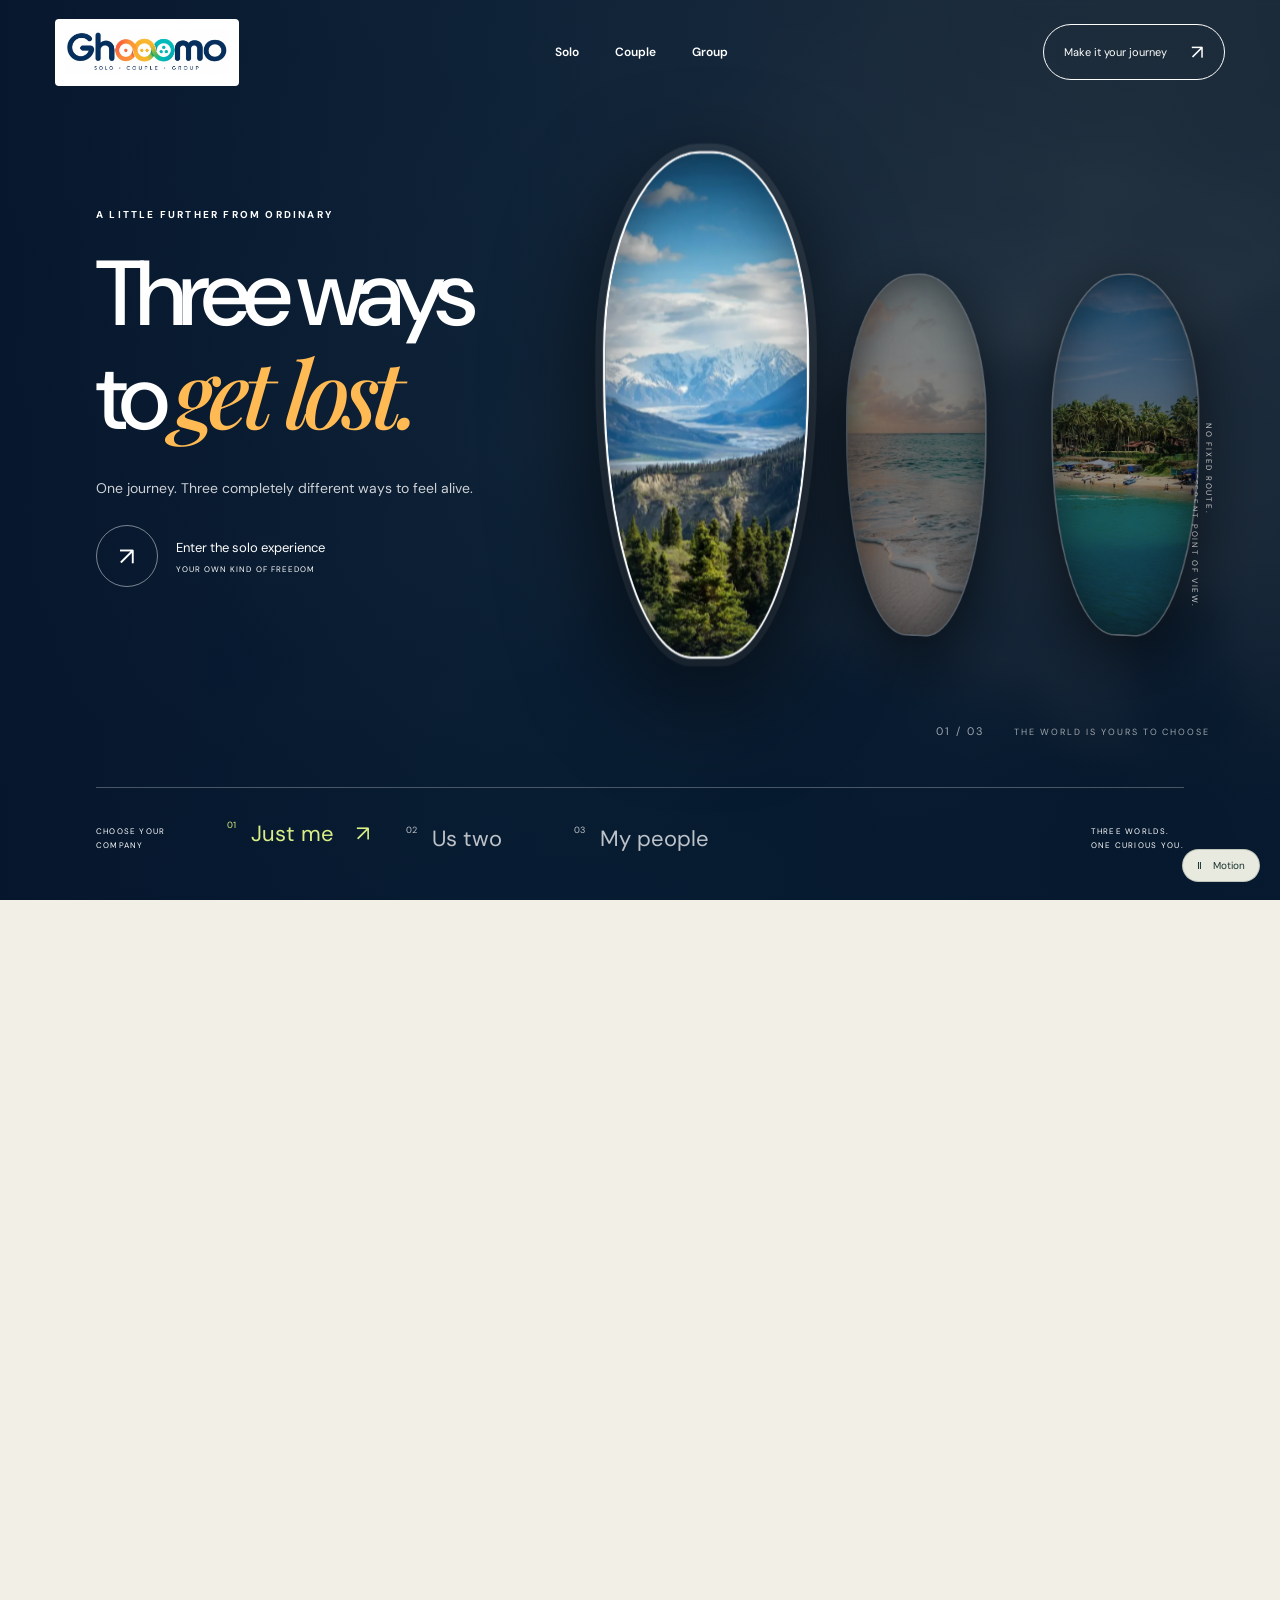
<file: index.html>
<!doctype html><html lang="en"><head><meta charset="UTF-8"><meta name="viewport" content="width=device-width, initial-scale=1"><meta name="theme-color" content="#eee9df"><title>Ghooomo — Feel Somewhere</title><meta name="description" content="Choose your own travel world. Solo exploration, escapes for two and adventures with your favourite people."><link rel="icon" href="/assets/ghooomo-original-logo.png"><link rel="preload" href="/assets/scenes/forest.webp" as="image"><link rel="stylesheet" href="/style.css?v=2"><script defer src="/script.js?v=2"></script></head><body data-world="home"><a class="skip" href="#main">Skip to content</a><header class="header"><a class="brand" href="/" aria-label="Ghooomo home"><img src="/assets/ghooomo-original-logo.png" alt="Ghooomo — Solo Couple Group" width="200" height="85"></a><nav aria-label="Main navigation"><a href="/solo/" data-nav="solo">Solo</a><a href="/couple/" data-nav="couple">Couple</a><a href="/group/" data-nav="group">Group</a></nav><button class="plan-button" data-plan>Make it your journey <span>↗</span></button><button class="menu-button" aria-label="Open navigation" aria-expanded="false">☰</button></header><main id="main"><section class="home-stage" data-active-world="solo" aria-label="Choose your travel experience"><div class="home-backdrop"><img src="/assets/scenes/forest.webp" alt="Sunlight falling across a vast green mountain valley" fetchpriority="high"></div><div class="home-shade"></div><div class="portal-theatre" aria-hidden="true"><div class="portal portal-solo"><img src="/assets/scenes/mountain.webp" alt=""></div><div class="portal portal-couple"><img src="/assets/scenes/beach.webp" alt=""></div><div class="portal portal-group"><img src="/assets/scenes/coast.webp" alt=""></div><div class="portal-caption">01 / 03 <span>THE WORLD IS YOURS TO CHOOSE</span></div></div><div class="home-copy"><span class="eyebrow">A LITTLE FURTHER FROM ORDINARY</span><h1>Three ways<br>to <em>get lost.</em></h1><p>One journey. Three completely different ways to feel alive.</p><a class="experience-link" id="enter-world" href="/solo/"><span class="circle-arrow">↗</span><span>Enter the solo experience<small>YOUR OWN KIND OF FREEDOM</small></span></a></div><div class="scene-coordinate" aria-hidden="true">NO FIXED ROUTE.<br>JUST A DIFFERENT POINT OF VIEW.</div><div class="world-selector"><span class="selector-label">CHOOSE YOUR COMPANY</span><div role="tablist" aria-label="Preview a travel world"><button role="tab" aria-selected="true" data-scene="solo"><small>01</small> Just me <span>↗</span></button><button role="tab" aria-selected="false" data-scene="couple"><small>02</small> Us two <span>↗</span></button><button role="tab" aria-selected="false" data-scene="group"><small>03</small> My people <span>↗</span></button></div><span class="stage-note">THREE WORLDS.<br>ONE CURIOUS YOU.</span></div></section><section class="home-note reveal"><span class="eyebrow">GHO O O MO / A WAY OF FEELING</span><h2>Some journeys change the view.<br><em>The good ones change you.</em></h2><p>A winding road. An unhurried morning. A table with room for everyone. Choose a world above and find the journey that feels like you.</p><button class="text-button" data-plan>Let's imagine your next chapter ↗</button></section></main><footer><a href="/" class="footer-brand"><img src="/assets/ghooomo-original-logo.png" alt="Ghooomo" width="240" height="100"></a><p>Go for the place.<br><em>Come back with a story.</em></p><div><a href="/solo/">Solo journeys ↗</a><a href="/couple/">Couple escapes ↗</a><a href="/group/">Group adventures ↗</a></div><small>© Ghooomo · Travel experience preview</small><small>Trip ideas are illustrative. Dates, availability and prices require confirmation.</small></footer><button class="motion-button" aria-pressed="false" aria-label="Pause visual motion"><span>Ⅱ</span> Motion</button><dialog id="planner" aria-labelledby="planner-title"><button class="close-dialog" aria-label="Close journey planner">×</button><div class="planner-heading"><span class="eyebrow">START WITH A LITTLE DAYDREAM</span><h2 id="planner-title">Your next<br><em>somewhere.</em></h2><p>Build a travel brief to keep or share with your travel organiser. No booking or enquiry is sent.</p></div><form id="brief-form"><label>YOUR WAY TO GO<select name="style"><option value="solo">Solo</option><option value="couple">Couple</option><option value="group">Group</option></select></label><label>WHERE ARE YOU DREAMING OF?<input name="destination" required maxlength="100" placeholder="A place, a country, a feeling…"></label><div class="form-row"><label>PREFERRED MONTH<input name="month" type="month" required></label><label>TRAVELLERS<input name="travellers" type="number" min="1" max="100" required value="1"></label></div><label>YOUR TRAVEL NOTES<textarea name="notes" rows="3" maxlength="1000" placeholder="Slow mornings, mountain trails, a special occasion…"></textarea></label><button class="solid-button" type="submit">Create my travel brief <span>↗</span></button><p class="privacy-note">Stays in this browser tab. No contact details needed.</p></form><div id="brief-result" hidden aria-live="polite"><h3>Your journey, on paper.</h3><pre id="brief-text"></pre><button class="solid-button" id="download-brief">Download brief ↓</button><button class="text-button" id="edit-brief">Edit my choices</button></div></dialog><div class="page-curtain" aria-hidden="true"></div></body></html>
</file>
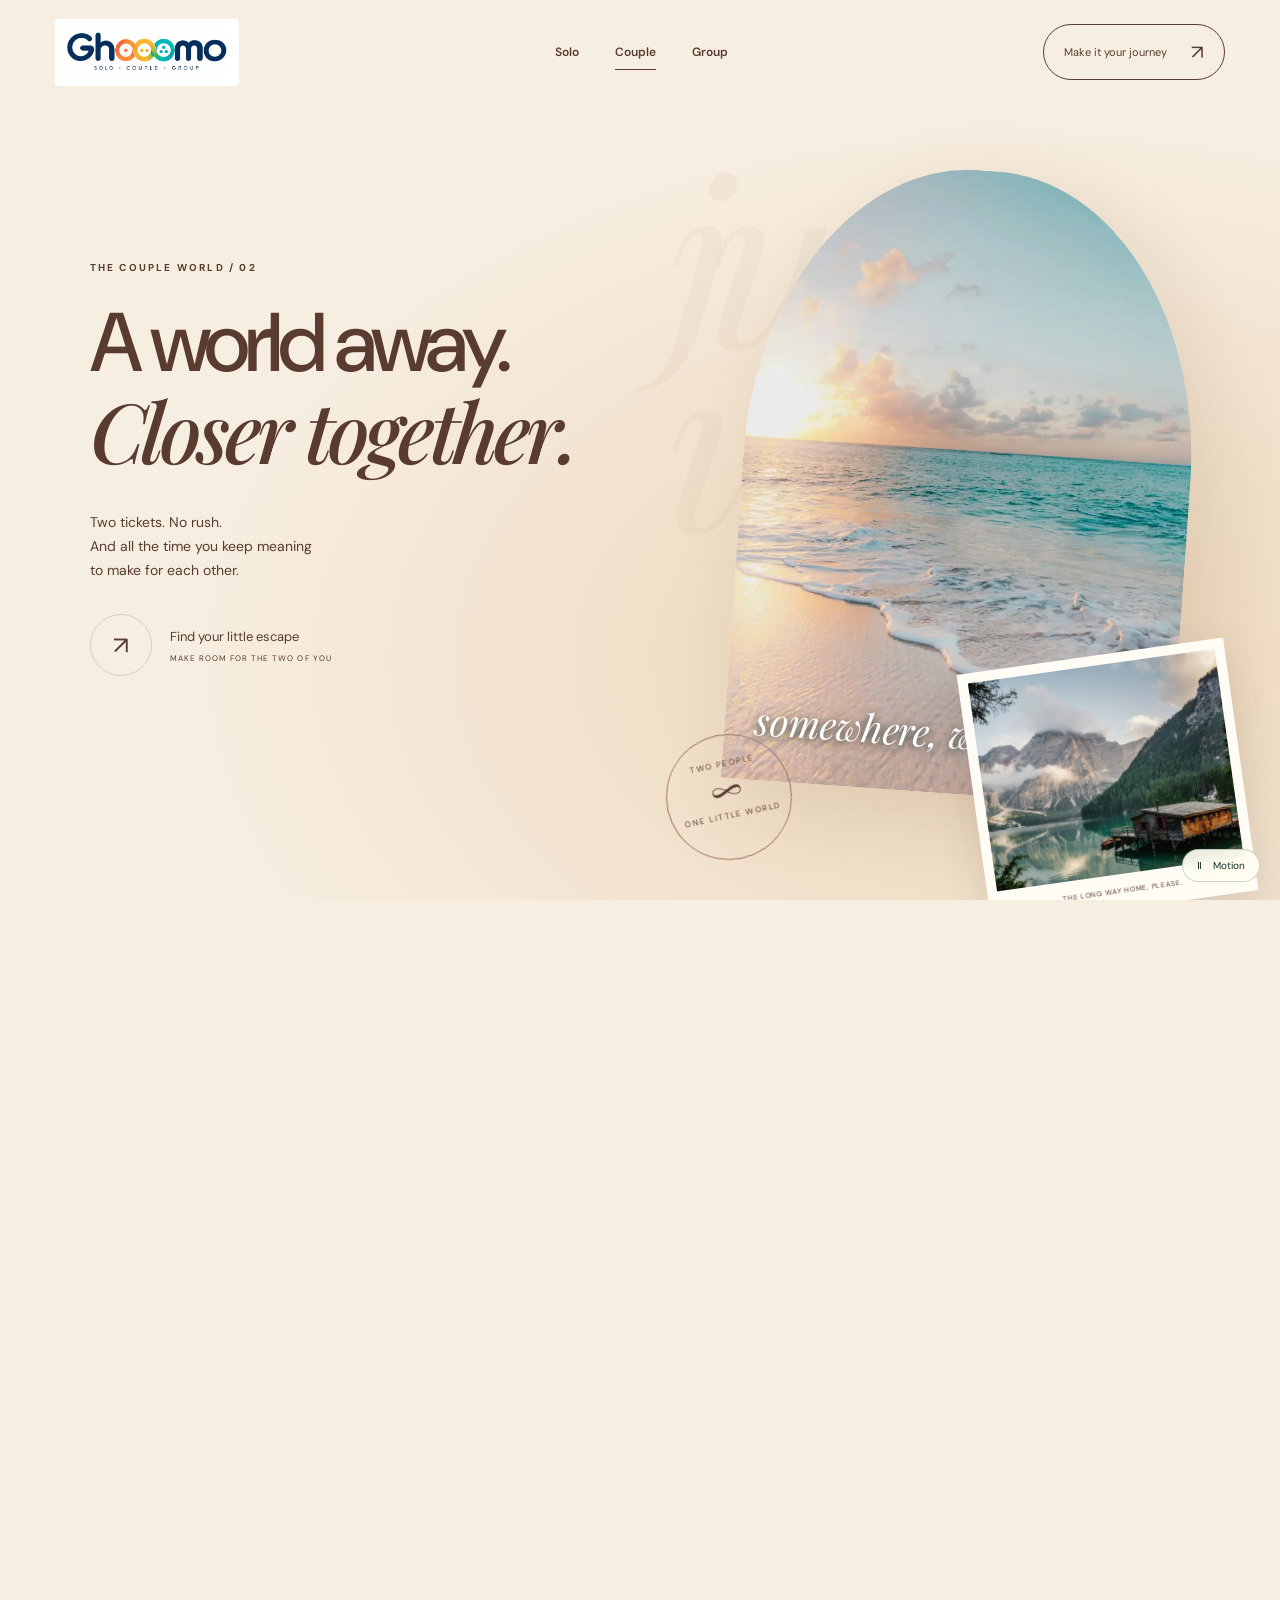
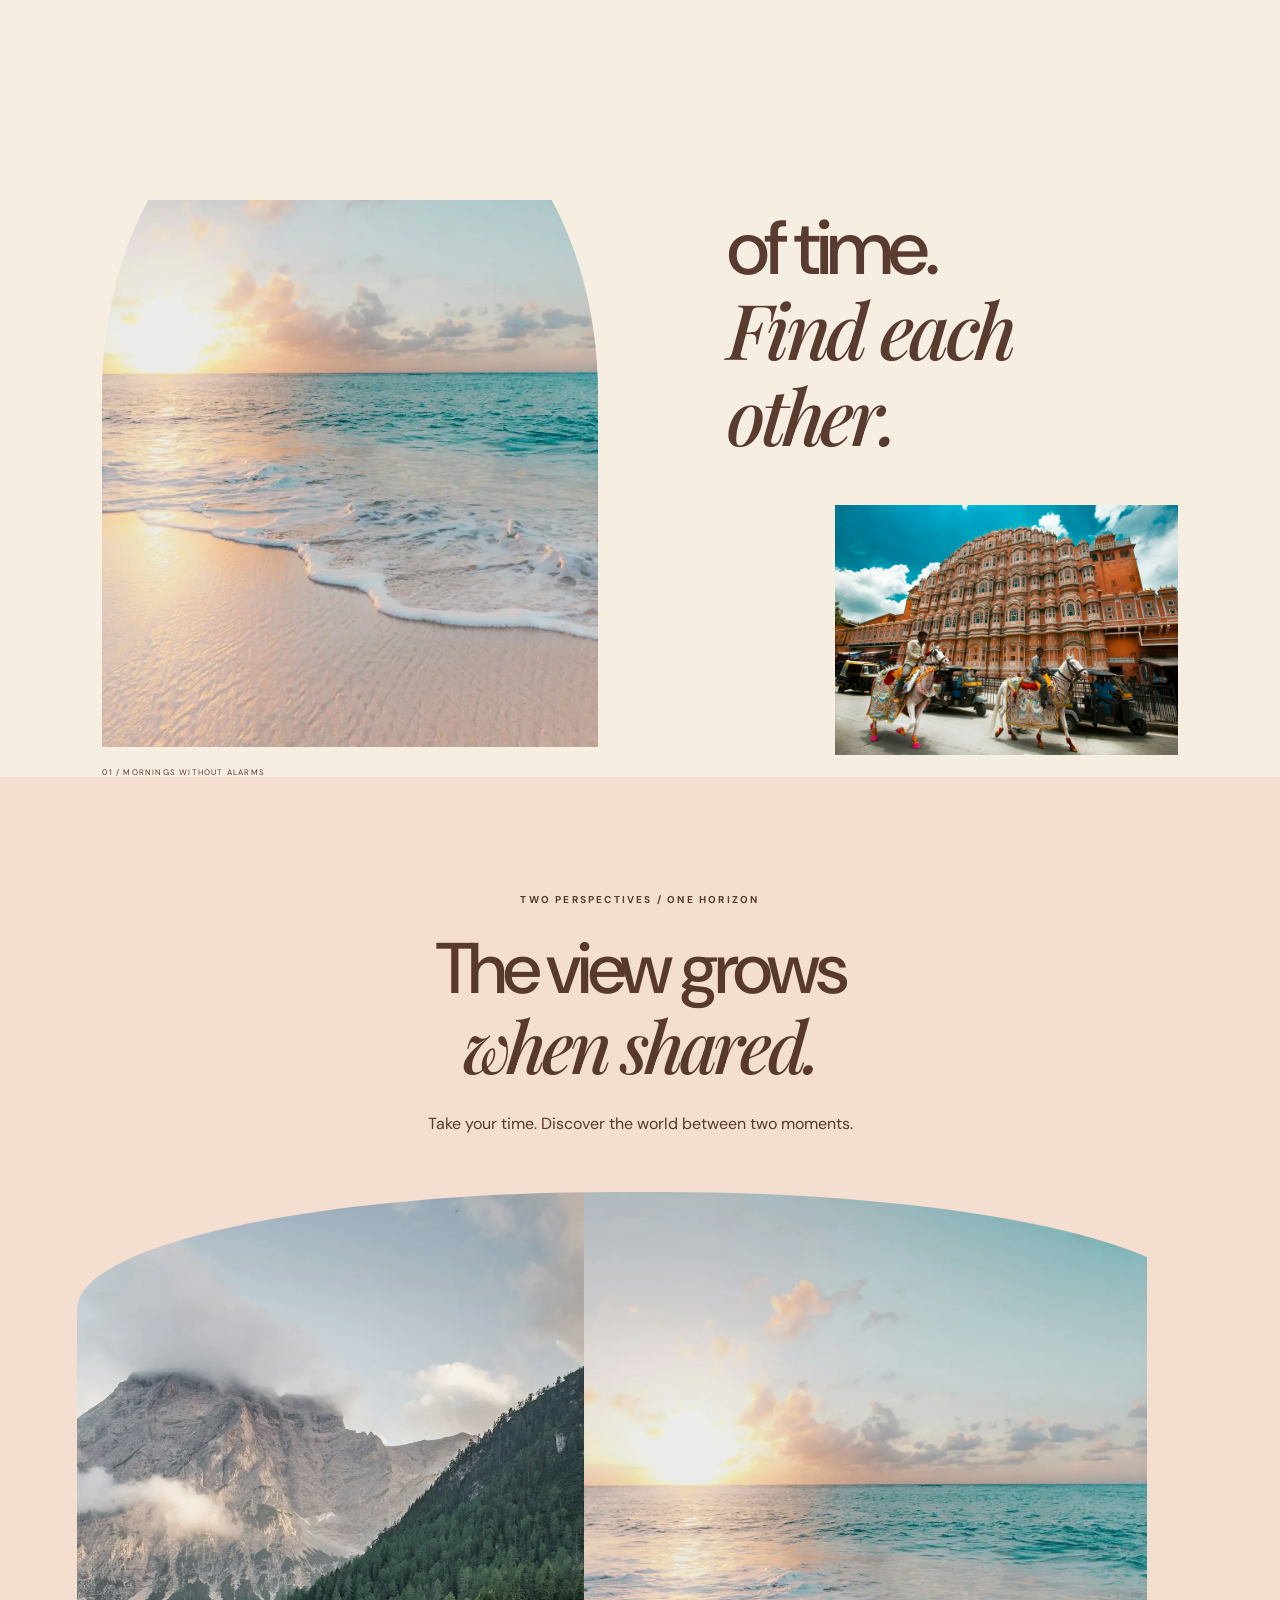
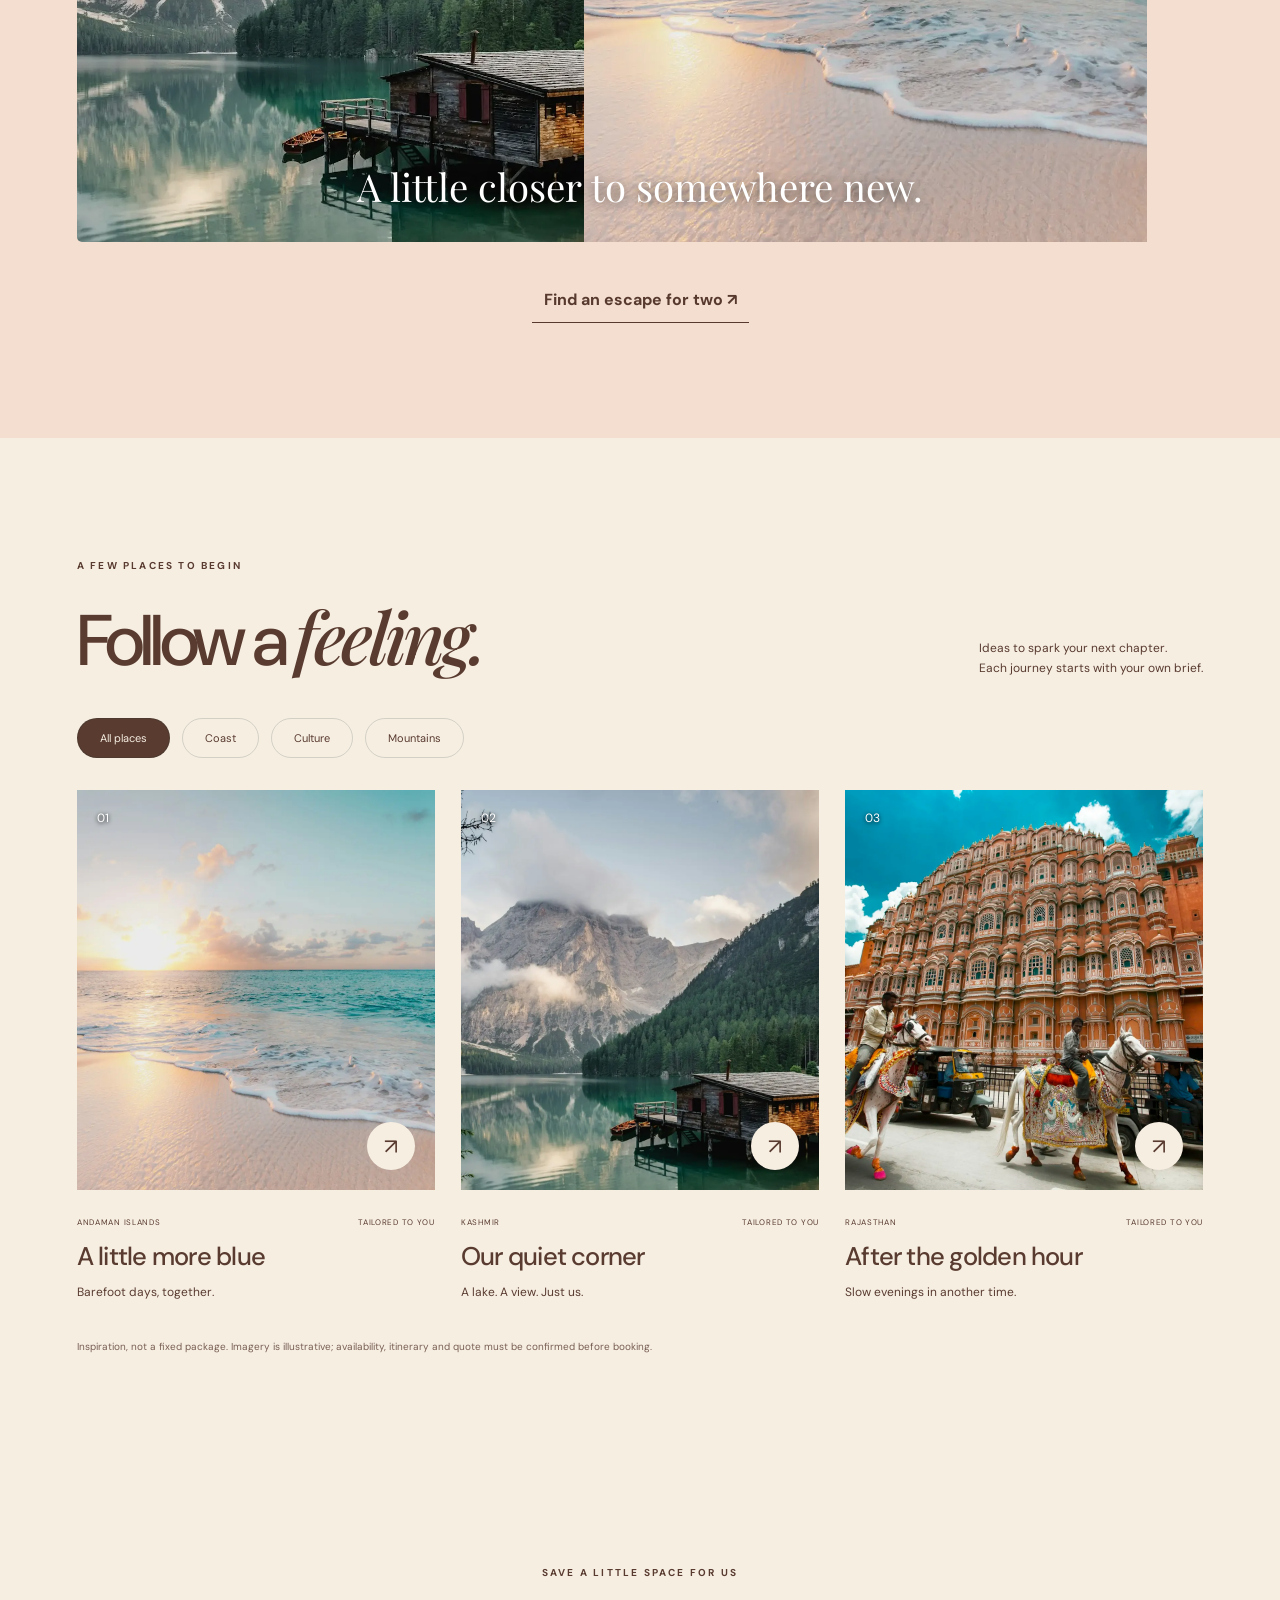
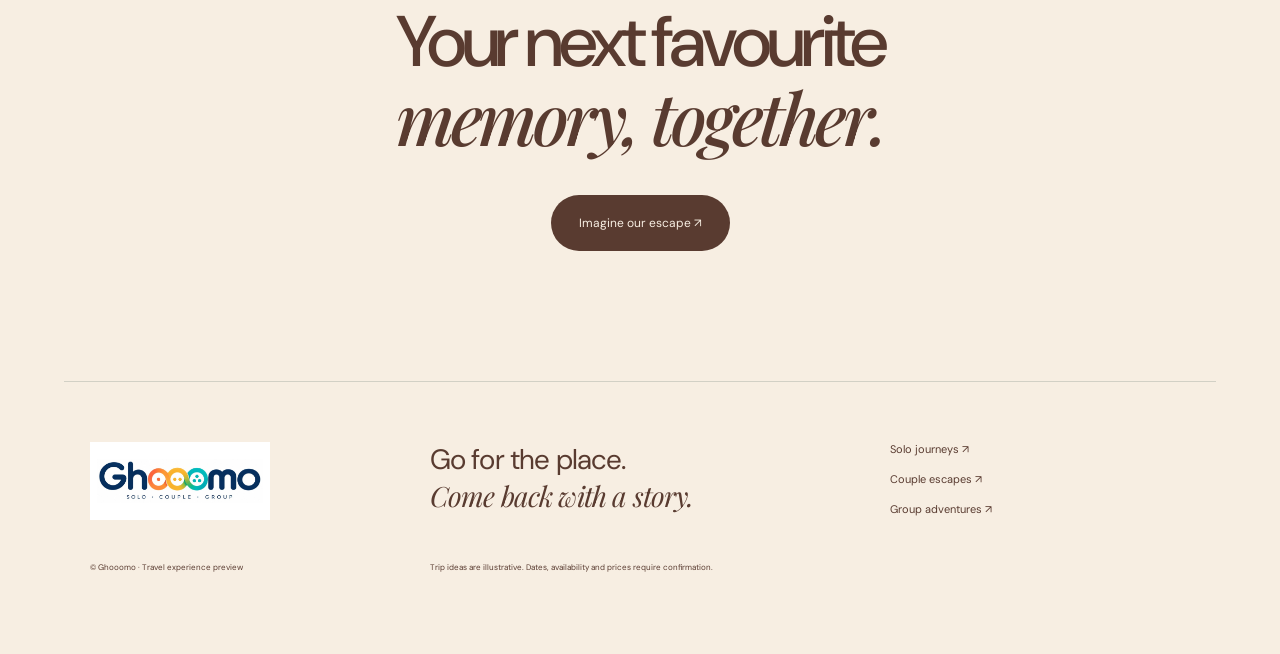
<file: couple/index.html>
<!doctype html><html lang="en"><head><meta charset="UTF-8"><meta name="viewport" content="width=device-width, initial-scale=1"><meta name="theme-color" content="#eee9df"><title>Couple — Somewhere, with you | Ghooomo</title><meta name="description" content="Enter a world for two. Slow coastal escapes, quiet mountain corners and time together."><link rel="icon" href="/assets/ghooomo-original-logo.png"><link rel="preload" href="/assets/scenes/beach.webp" as="image"><link rel="stylesheet" href="/style.css?v=2"><script defer src="/script.js?v=2"></script></head><body data-world="couple"><a class="skip" href="#main">Skip to content</a><header class="header"><a class="brand" href="/" aria-label="Ghooomo home"><img src="/assets/ghooomo-original-logo.png" alt="Ghooomo — Solo Couple Group" width="200" height="85"></a><nav aria-label="Main navigation"><a href="/solo/" data-nav="solo">Solo</a><a href="/couple/" data-nav="couple">Couple</a><a href="/group/" data-nav="group">Group</a></nav><button class="plan-button" data-plan>Make it your journey <span>↗</span></button><button class="menu-button" aria-label="Open navigation" aria-expanded="false">☰</button></header><main id="main"><section class="couple-hero"><div class="couple-paper" aria-hidden="true">just<br><em>us.</em></div><div class="couple-copy"><span class="eyebrow">THE COUPLE WORLD / 02</span><h1>A world away.<br><em>Closer together.</em></h1><p>Two tickets. No rush.<br>And all the time you keep meaning<br>to make for each other.</p><a class="experience-link ink" href="#discover"><span class="circle-arrow">↗</span><span>Find your little escape<small>MAKE ROOM FOR THE TWO OF YOU</small></span></a></div><div class="couple-arch"><img src="/assets/scenes/beach.webp" alt="Turquoise water meeting a quiet white sand beach" fetchpriority="high"><span>somewhere, with you.</span></div><div class="couple-inset"><img src="/assets/scenes/lake.webp" alt="Still lake and a secluded mountain cabin" loading="eager"><small>THE LONG WAY HOME, PLEASE.</small></div><div class="couple-stamp" aria-hidden="true">TWO PEOPLE<br><b>∞</b><br>ONE LITTLE WORLD</div><div class="couple-bottom"><span>HOLD ON TO THE MOMENT</span><span>TAKE IT SLOW ↓</span></div></section><section class="couple-letter reveal"><span class="eyebrow">A NOTE FOR THE TWO OF YOU</span><h2>Between the places you go,<br>there's a little space<br><em>that's only yours.</em></h2><p>Not every escape needs an occasion. Sometimes it's a shared sunrise, a long lunch, or a new city with nowhere particular to be.</p><span class="handwritten">Let's stay a little longer.</span></section><section class="couple-diptych reveal"><figure><img src="/assets/scenes/beach.webp" alt="Waves washing onto a quiet beach" loading="lazy"><figcaption>01 / MORNINGS WITHOUT ALARMS</figcaption></figure><div><span class="eyebrow">THE ART OF DOING LESS</span><h2>Lose track<br>of time.<br><em>Find each other.</em></h2><img src="/assets/scenes/desert.webp" alt="Warm architecture in Rajasthan" loading="lazy"></div></section><section class="world-sequence couple-sequence" aria-label="Shared panorama"><div class="sequence-intro"><span class="eyebrow">TWO PERSPECTIVES / ONE HORIZON</span><h2>The view grows<br><em>when shared.</em></h2><p>Take your time. Discover the world between two moments.</p></div><div class="shared-panorama"><div class="shared-half"><img src="/assets/scenes/lake.webp" alt="Quiet mountain lake" loading="lazy"></div><div class="shared-half"><img src="/assets/scenes/beach.webp" alt="Open turquoise coastline" loading="lazy"></div><div class="shared-caption">A little closer to somewhere new.</div></div><a class="sequence-action" href="#discover">Find an escape for two ↗</a></section><section class="journeys" id="discover"><div class="journey-heading reveal"><div><span class="eyebrow">A FEW PLACES TO BEGIN</span><h2>Follow a <em>feeling.</em></h2></div><p>Ideas to spark your next chapter.<br>Each journey starts with your own brief.</p></div><div class="journey-filters" role="group" aria-label="Filter journey ideas"><button class="active" data-filter="all" aria-pressed="true">All places</button><button data-filter="coast" aria-pressed="false">Coast</button><button data-filter="culture" aria-pressed="false">Culture</button><button data-filter="mountains" aria-pressed="false">Mountains</button></div><div class="journey-rail"><article class="journey" data-category="coast"><button class="journey-image" data-plan data-destination="Andaman Islands" aria-label="Plan a journey to Andaman Islands"><img loading="lazy" src="/assets/scenes/beach.webp" alt="Andaman Islands travel inspiration"><span class="image-number">01</span><span class="image-arrow">↗</span></button><div class="journey-meta"><span>ANDAMAN ISLANDS</span><span>TAILORED TO YOU</span></div><h3>A little more blue</h3><p>Barefoot days, together.</p></article><article class="journey" data-category="mountains"><button class="journey-image" data-plan data-destination="Kashmir" aria-label="Plan a journey to Kashmir"><img loading="lazy" src="/assets/scenes/lake.webp" alt="Kashmir travel inspiration"><span class="image-number">02</span><span class="image-arrow">↗</span></button><div class="journey-meta"><span>KASHMIR</span><span>TAILORED TO YOU</span></div><h3>Our quiet corner</h3><p>A lake. A view. Just us.</p></article><article class="journey" data-category="culture"><button class="journey-image" data-plan data-destination="Rajasthan" aria-label="Plan a journey to Rajasthan"><img loading="lazy" src="/assets/scenes/desert.webp" alt="Rajasthan travel inspiration"><span class="image-number">03</span><span class="image-arrow">↗</span></button><div class="journey-meta"><span>RAJASTHAN</span><span>TAILORED TO YOU</span></div><h3>After the golden hour</h3><p>Slow evenings in another time.</p></article></div><p class="journey-disclaimer">Inspiration, not a fixed package. Imagery is illustrative; availability, itinerary and quote must be confirmed before booking.</p></section><section class="final-invite reveal"><span class="eyebrow">SAVE A LITTLE SPACE FOR US</span><h2>Your next favourite<br><em>memory, together.</em></h2><button class="solid-button" data-plan>Imagine our escape ↗</button></section></main><footer><a href="/" class="footer-brand"><img src="/assets/ghooomo-original-logo.png" alt="Ghooomo" width="240" height="100"></a><p>Go for the place.<br><em>Come back with a story.</em></p><div><a href="/solo/">Solo journeys ↗</a><a href="/couple/">Couple escapes ↗</a><a href="/group/">Group adventures ↗</a></div><small>© Ghooomo · Travel experience preview</small><small>Trip ideas are illustrative. Dates, availability and prices require confirmation.</small></footer><button class="motion-button" aria-pressed="false" aria-label="Pause visual motion"><span>Ⅱ</span> Motion</button><dialog id="planner" aria-labelledby="planner-title"><button class="close-dialog" aria-label="Close journey planner">×</button><div class="planner-heading"><span class="eyebrow">START WITH A LITTLE DAYDREAM</span><h2 id="planner-title">Your next<br><em>somewhere.</em></h2><p>Build a travel brief to keep or share with your travel organiser. No booking or enquiry is sent.</p></div><form id="brief-form"><label>YOUR WAY TO GO<select name="style"><option value="solo">Solo</option><option value="couple">Couple</option><option value="group">Group</option></select></label><label>WHERE ARE YOU DREAMING OF?<input name="destination" required maxlength="100" placeholder="A place, a country, a feeling…"></label><div class="form-row"><label>PREFERRED MONTH<input name="month" type="month" required></label><label>TRAVELLERS<input name="travellers" type="number" min="1" max="100" required value="1"></label></div><label>YOUR TRAVEL NOTES<textarea name="notes" rows="3" maxlength="1000" placeholder="Slow mornings, mountain trails, a special occasion…"></textarea></label><button class="solid-button" type="submit">Create my travel brief <span>↗</span></button><p class="privacy-note">Stays in this browser tab. No contact details needed.</p></form><div id="brief-result" hidden aria-live="polite"><h3>Your journey, on paper.</h3><pre id="brief-text"></pre><button class="solid-button" id="download-brief">Download brief ↓</button><button class="text-button" id="edit-brief">Edit my choices</button></div></dialog><div class="page-curtain" aria-hidden="true"></div></body></html>
</file>
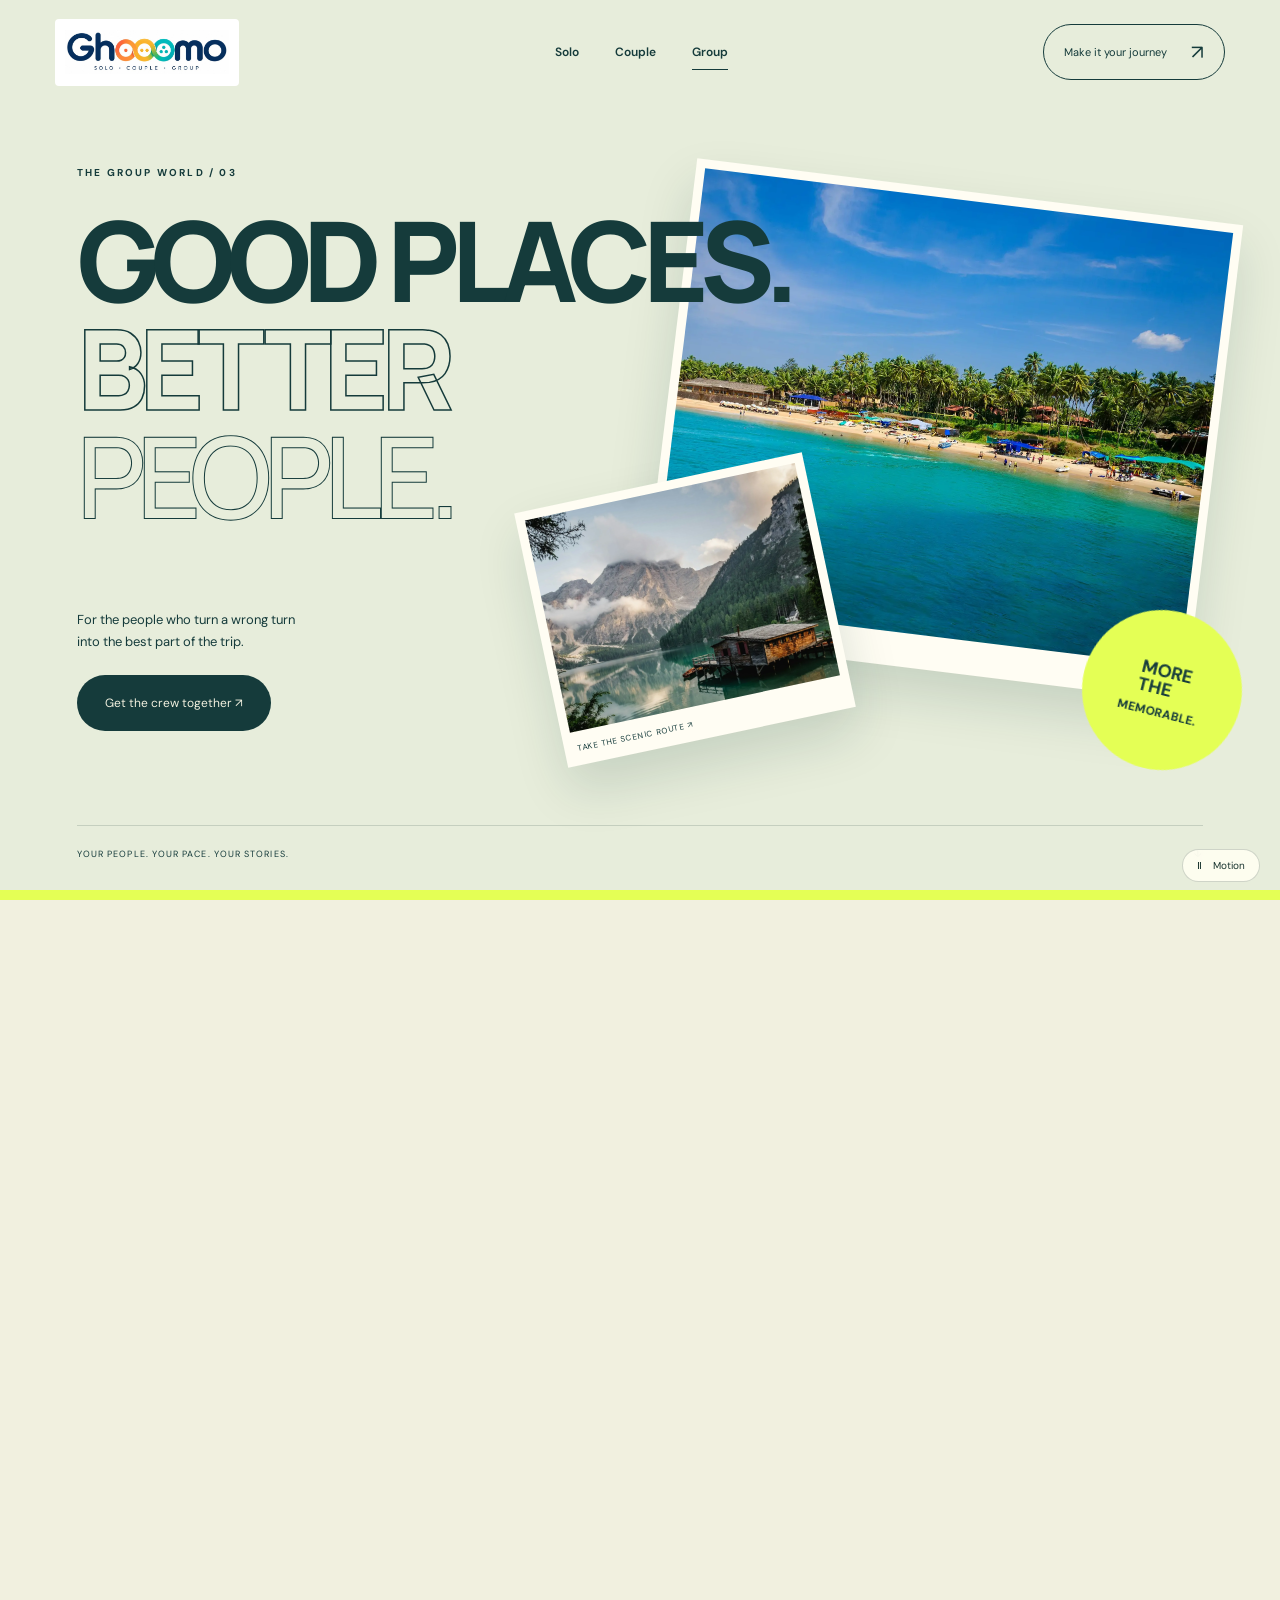
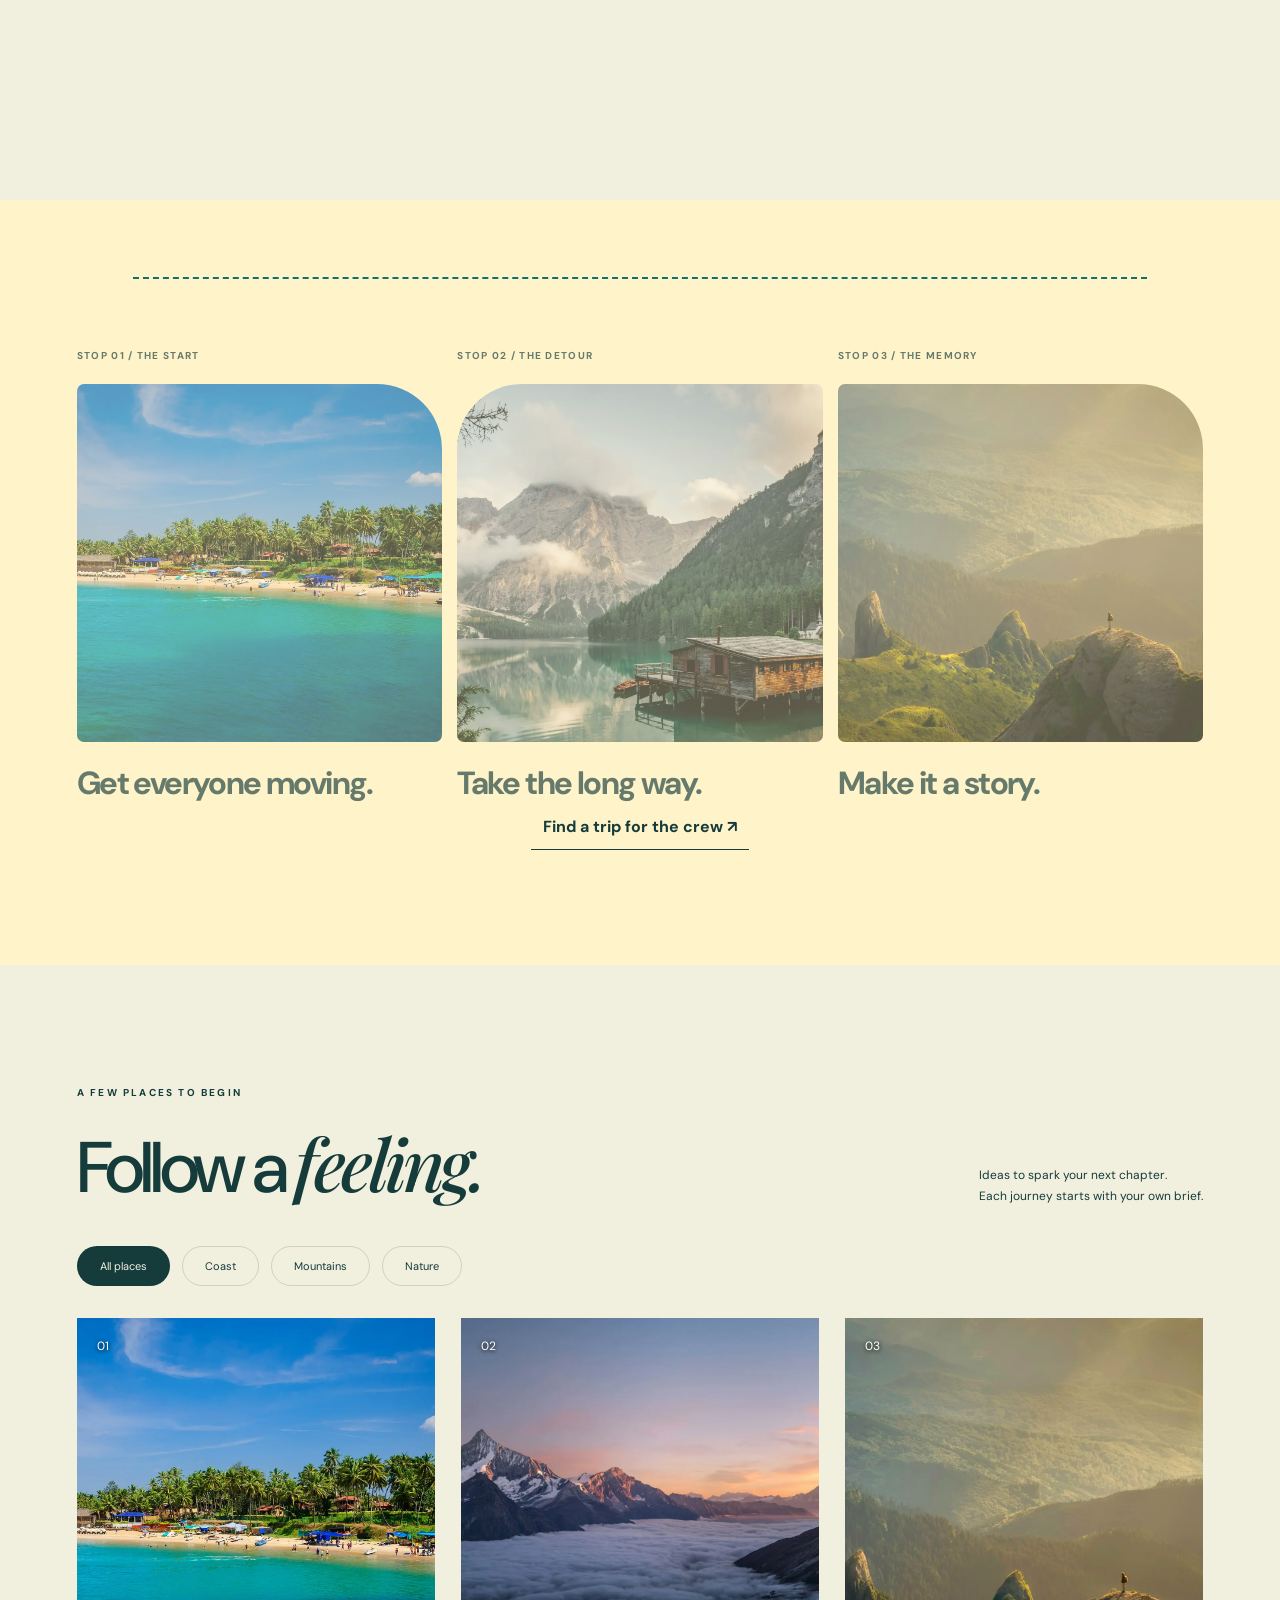
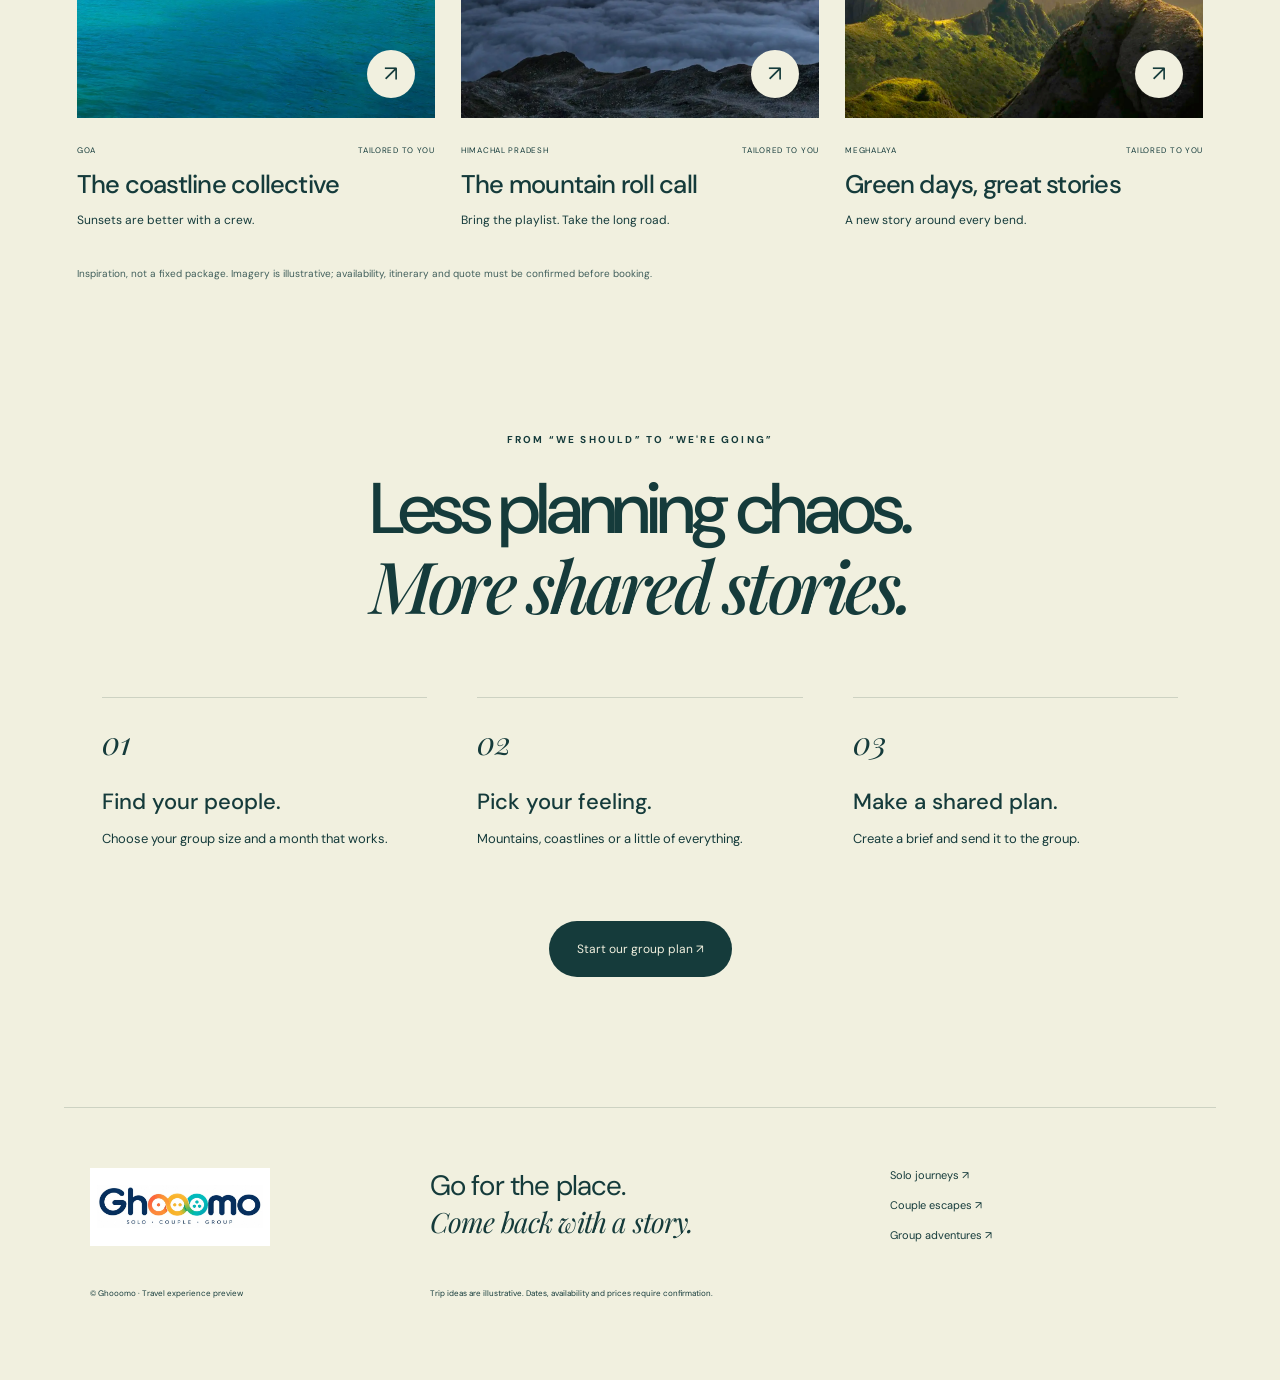
<file: group/index.html>
<!doctype html><html lang="en"><head><meta charset="UTF-8"><meta name="viewport" content="width=device-width, initial-scale=1"><meta name="theme-color" content="#eee9df"><title>Group — Better with your people | Ghooomo</title><meta name="description" content="Bring your favourite people. Explore group journey ideas and make a shared travel plan."><link rel="icon" href="/assets/ghooomo-original-logo.png"><link rel="preload" href="/assets/scenes/coast.webp" as="image"><link rel="stylesheet" href="/style.css?v=2"><script defer src="/script.js?v=2"></script></head><body data-world="group"><a class="skip" href="#main">Skip to content</a><header class="header"><a class="brand" href="/" aria-label="Ghooomo home"><img src="/assets/ghooomo-original-logo.png" alt="Ghooomo — Solo Couple Group" width="200" height="85"></a><nav aria-label="Main navigation"><a href="/solo/" data-nav="solo">Solo</a><a href="/couple/" data-nav="couple">Couple</a><a href="/group/" data-nav="group">Group</a></nav><button class="plan-button" data-plan>Make it your journey <span>↗</span></button><button class="menu-button" aria-label="Open navigation" aria-expanded="false">☰</button></header><main id="main"><section class="group-hero"><div class="group-title"><span class="eyebrow">THE GROUP WORLD / 03</span><h1>GOOD PLACES.<br><span>BETTER</span><br><em>PEOPLE.</em></h1></div><div class="group-photo main-photo"><img src="/assets/scenes/coast.webp" alt="Palm trees along Goa's tropical coast" fetchpriority="high"><span>THE GROUP CHAT MADE IT OUTSIDE.</span></div><div class="group-photo small-photo"><img src="/assets/scenes/lake.webp" alt="A mountain valley ready to explore together"><span>TAKE THE SCENIC ROUTE ↗</span></div><div class="group-sticker" aria-hidden="true">MORE<br>THE<br><em>MEMORABLE.</em></div><div class="group-intro"><p>For the people who turn a wrong turn<br>into the best part of the trip.</p><a class="solid-button" href="#discover">Get the crew together ↗</a></div><div class="group-bottom">YOUR PEOPLE. YOUR PACE. YOUR STORIES. <span>↓</span></div></section><div class="ticker" aria-hidden="true"><div>SHARED DETOURS ✳ LATE NIGHTS ✳ LOUD LAUGHTER ✳ LONG STORIES ✳ SHARED DETOURS ✳ LATE NIGHTS ✳ LOUD LAUGHTER ✳ LONG STORIES ✳</div></div><section class="group-story story-section reveal"><h2>Some trips<br>need a <em>cast.</em></h2><div><span class="eyebrow">BRING YOUR FAVOURITE HUMANS</span><p>Old friends. New traditions. The cousin who always has a playlist. The friend who knows where to eat. Bring the people who make anywhere feel like somewhere.</p><p class="large-note">The destination is only<br>half the story. ↗</p></div></section><section class="world-sequence group-sequence" aria-label="Road trip chapters"><div class="sequence-intro"><span class="eyebrow">THE JOURNEY / YOUR PEOPLE</span><h2>One road.<br><em>Endless stories.</em></h2><p>Every stop is better when everyone has a story to tell.</p></div><div class="road-sequence"><article><span>STOP 01 / THE START</span><img src="/assets/scenes/coast.webp" alt="Coastal road adventure" loading="lazy"><h3>Get everyone moving.</h3></article><article><span>STOP 02 / THE DETOUR</span><img src="/assets/scenes/lake.webp" alt="Scenic lake detour" loading="lazy"><h3>Take the long way.</h3></article><article><span>STOP 03 / THE MEMORY</span><img src="/assets/scenes/forest.webp" alt="Forest landscape for a shared adventure" loading="lazy"><h3>Make it a story.</h3></article></div><a class="sequence-action" href="#discover">Find a trip for the crew ↗</a></section><section class="journeys" id="discover"><div class="journey-heading reveal"><div><span class="eyebrow">A FEW PLACES TO BEGIN</span><h2>Follow a <em>feeling.</em></h2></div><p>Ideas to spark your next chapter.<br>Each journey starts with your own brief.</p></div><div class="journey-filters" role="group" aria-label="Filter journey ideas"><button class="active" data-filter="all" aria-pressed="true">All places</button><button data-filter="coast" aria-pressed="false">Coast</button><button data-filter="mountains" aria-pressed="false">Mountains</button><button data-filter="nature" aria-pressed="false">Nature</button></div><div class="journey-rail"><article class="journey" data-category="coast"><button class="journey-image" data-plan data-destination="Goa" aria-label="Plan a journey to Goa"><img loading="lazy" src="/assets/scenes/coast.webp" alt="Goa travel inspiration"><span class="image-number">01</span><span class="image-arrow">↗</span></button><div class="journey-meta"><span>GOA</span><span>TAILORED TO YOU</span></div><h3>The coastline collective</h3><p>Sunsets are better with a crew.</p></article><article class="journey" data-category="mountains"><button class="journey-image" data-plan data-destination="Himachal Pradesh" aria-label="Plan a journey to Himachal Pradesh"><img loading="lazy" src="/assets/scenes/peaks.webp" alt="Himachal Pradesh travel inspiration"><span class="image-number">02</span><span class="image-arrow">↗</span></button><div class="journey-meta"><span>HIMACHAL PRADESH</span><span>TAILORED TO YOU</span></div><h3>The mountain roll call</h3><p>Bring the playlist. Take the long road.</p></article><article class="journey" data-category="nature"><button class="journey-image" data-plan data-destination="Meghalaya" aria-label="Plan a journey to Meghalaya"><img loading="lazy" src="/assets/scenes/forest.webp" alt="Meghalaya travel inspiration"><span class="image-number">03</span><span class="image-arrow">↗</span></button><div class="journey-meta"><span>MEGHALAYA</span><span>TAILORED TO YOU</span></div><h3>Green days, great stories</h3><p>A new story around every bend.</p></article></div><p class="journey-disclaimer">Inspiration, not a fixed package. Imagery is illustrative; availability, itinerary and quote must be confirmed before booking.</p></section><section class="crew-section reveal"><span class="eyebrow">FROM “WE SHOULD” TO “WE'RE GOING”</span><h2>Less planning chaos.<br><em>More shared stories.</em></h2><div class="crew-steps"><div><span>01</span><h3>Find your people.</h3><p>Choose your group size and a month that works.</p></div><div><span>02</span><h3>Pick your feeling.</h3><p>Mountains, coastlines or a little of everything.</p></div><div><span>03</span><h3>Make a shared plan.</h3><p>Create a brief and send it to the group.</p></div></div><button class="solid-button" data-plan>Start our group plan ↗</button></section></main><footer><a href="/" class="footer-brand"><img src="/assets/ghooomo-original-logo.png" alt="Ghooomo" width="240" height="100"></a><p>Go for the place.<br><em>Come back with a story.</em></p><div><a href="/solo/">Solo journeys ↗</a><a href="/couple/">Couple escapes ↗</a><a href="/group/">Group adventures ↗</a></div><small>© Ghooomo · Travel experience preview</small><small>Trip ideas are illustrative. Dates, availability and prices require confirmation.</small></footer><button class="motion-button" aria-pressed="false" aria-label="Pause visual motion"><span>Ⅱ</span> Motion</button><dialog id="planner" aria-labelledby="planner-title"><button class="close-dialog" aria-label="Close journey planner">×</button><div class="planner-heading"><span class="eyebrow">START WITH A LITTLE DAYDREAM</span><h2 id="planner-title">Your next<br><em>somewhere.</em></h2><p>Build a travel brief to keep or share with your travel organiser. No booking or enquiry is sent.</p></div><form id="brief-form"><label>YOUR WAY TO GO<select name="style"><option value="solo">Solo</option><option value="couple">Couple</option><option value="group">Group</option></select></label><label>WHERE ARE YOU DREAMING OF?<input name="destination" required maxlength="100" placeholder="A place, a country, a feeling…"></label><div class="form-row"><label>PREFERRED MONTH<input name="month" type="month" required></label><label>TRAVELLERS<input name="travellers" type="number" min="1" max="100" required value="1"></label></div><label>YOUR TRAVEL NOTES<textarea name="notes" rows="3" maxlength="1000" placeholder="Slow mornings, mountain trails, a special occasion…"></textarea></label><button class="solid-button" type="submit">Create my travel brief <span>↗</span></button><p class="privacy-note">Stays in this browser tab. No contact details needed.</p></form><div id="brief-result" hidden aria-live="polite"><h3>Your journey, on paper.</h3><pre id="brief-text"></pre><button class="solid-button" id="download-brief">Download brief ↓</button><button class="text-button" id="edit-brief">Edit my choices</button></div></dialog><div class="page-curtain" aria-hidden="true"></div></body></html>
</file>
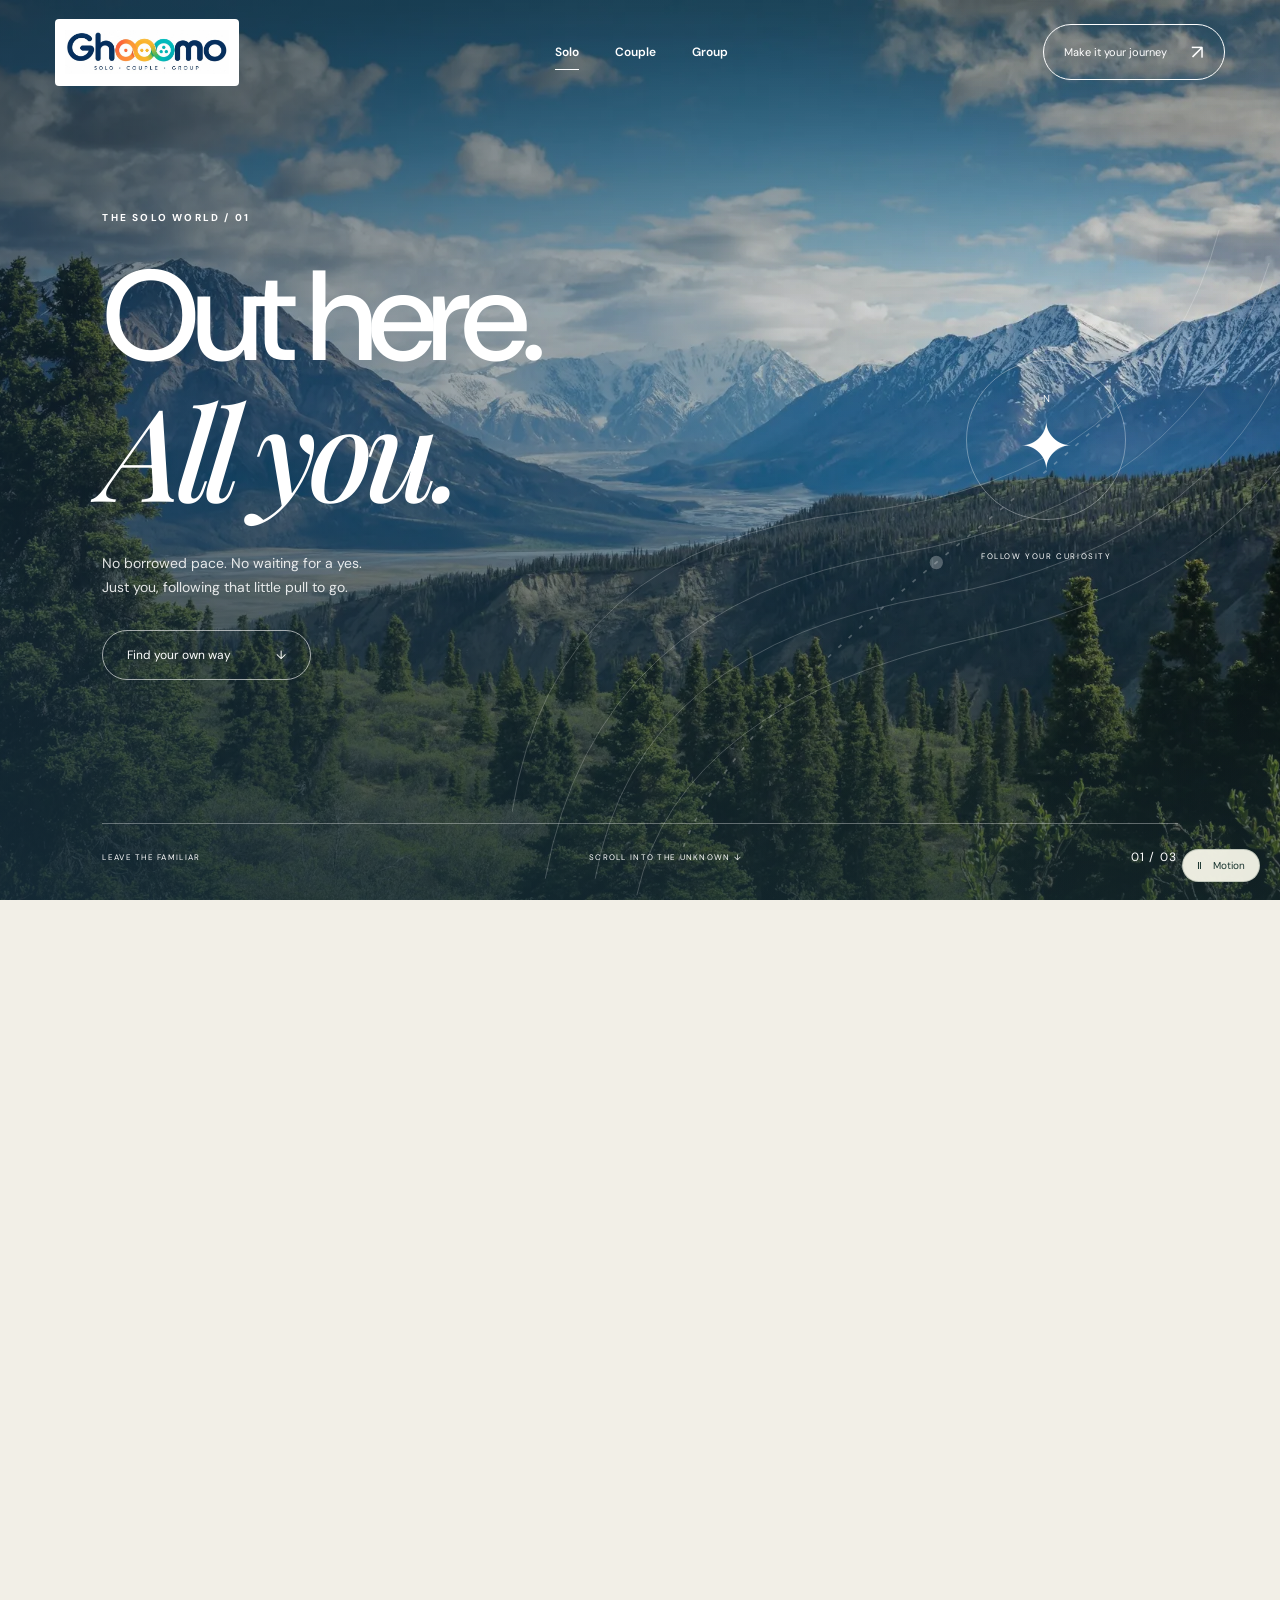
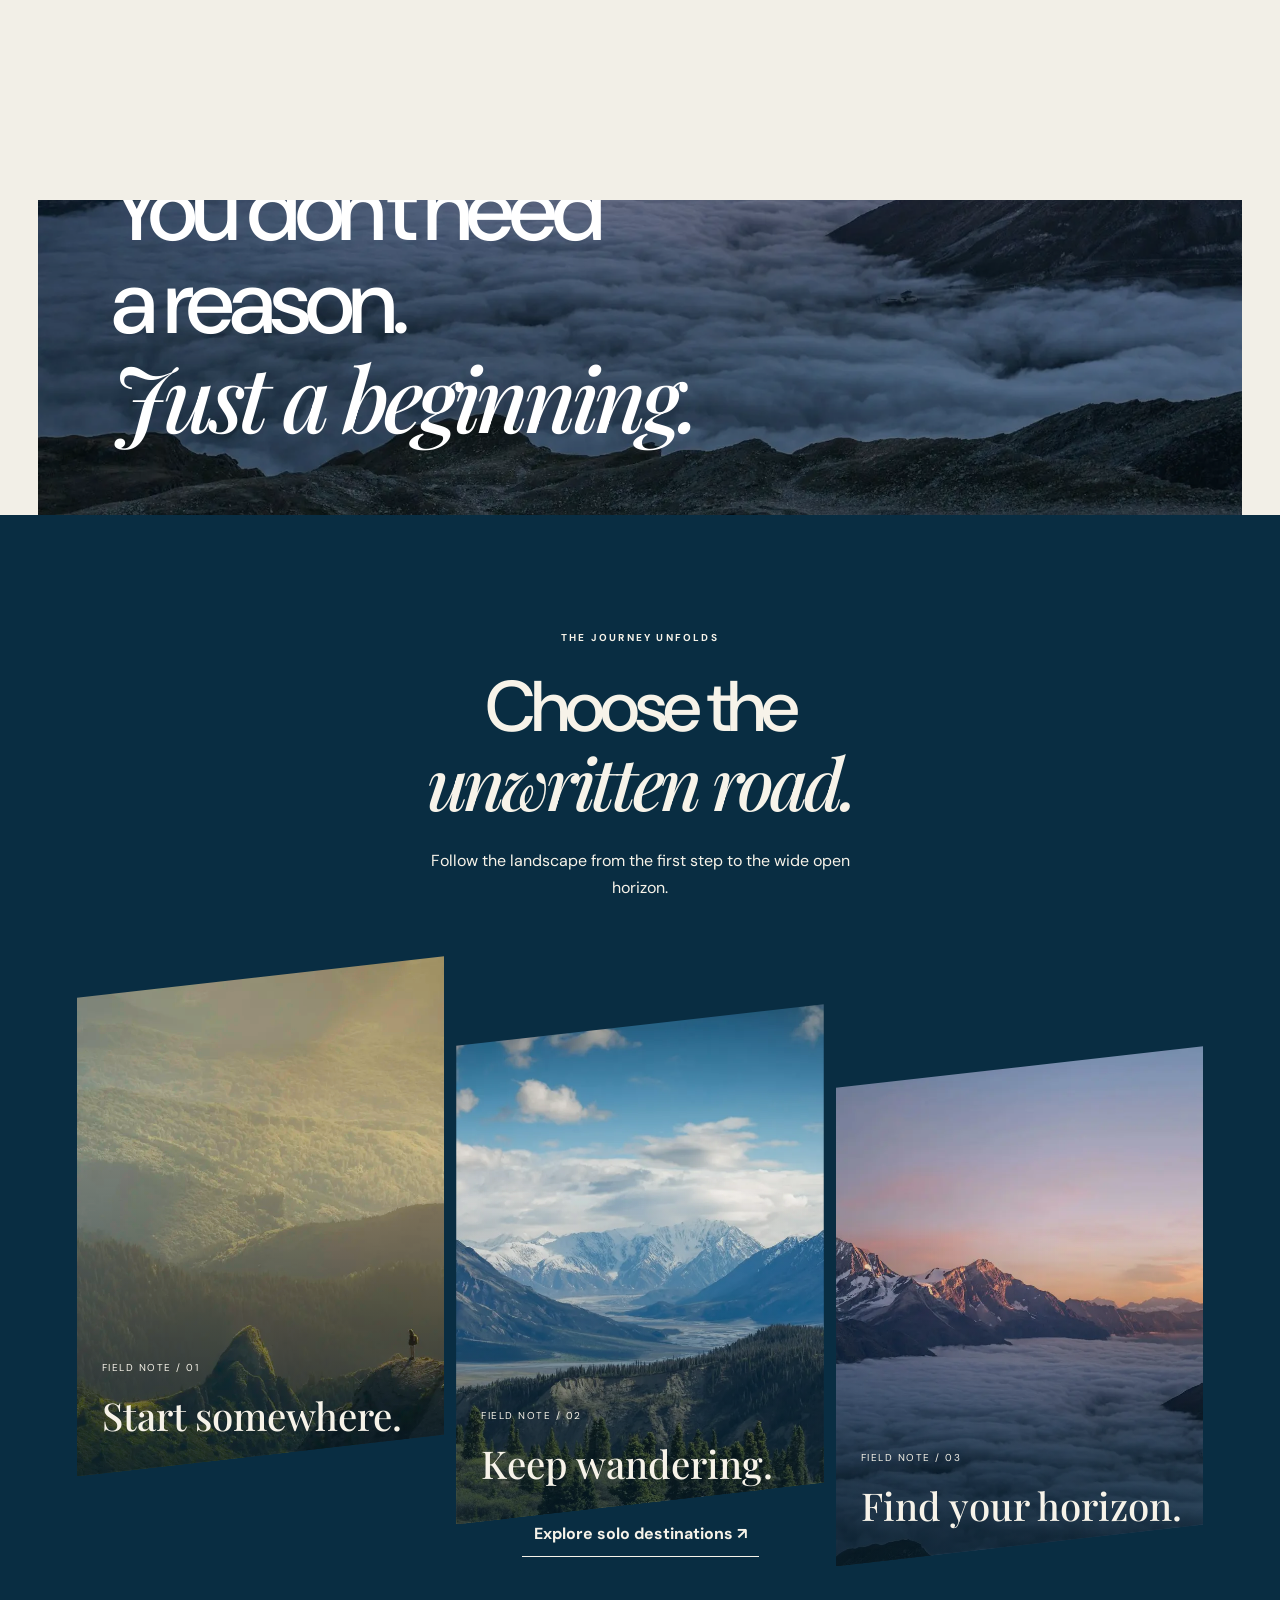
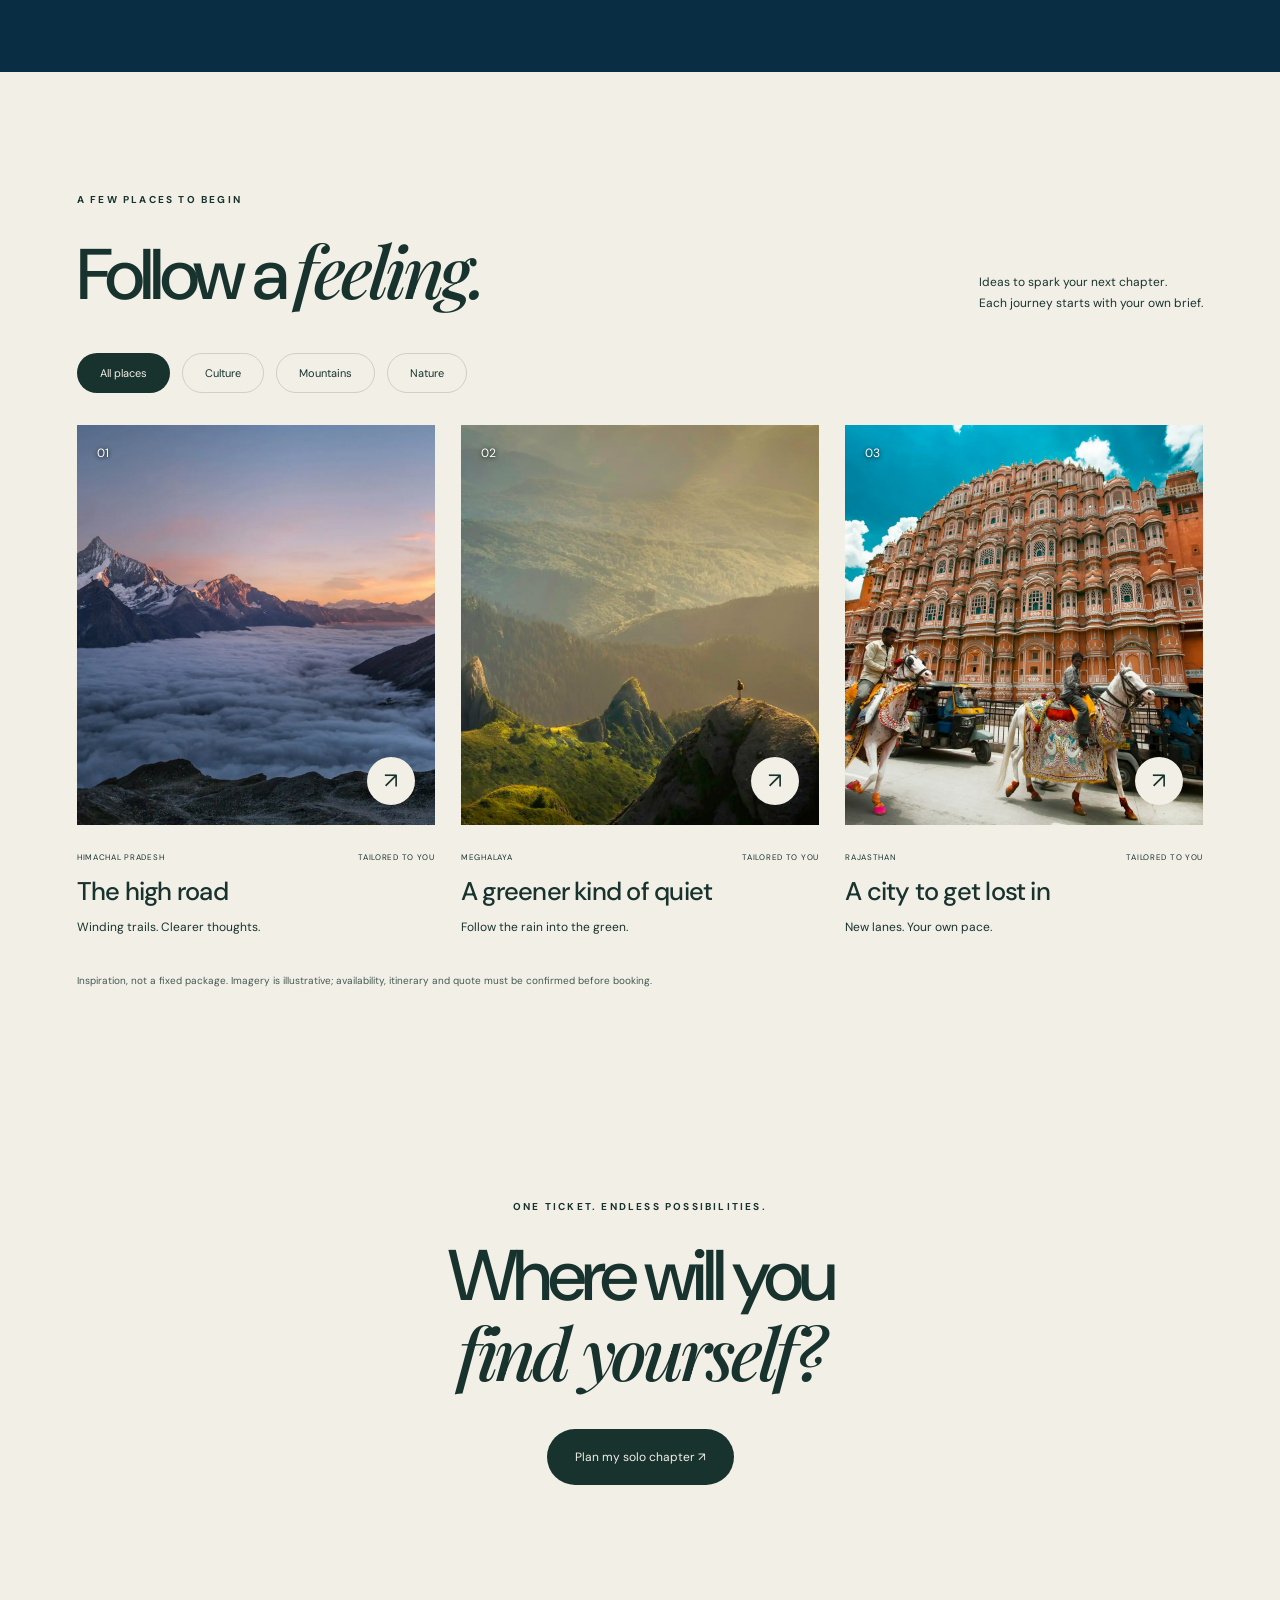
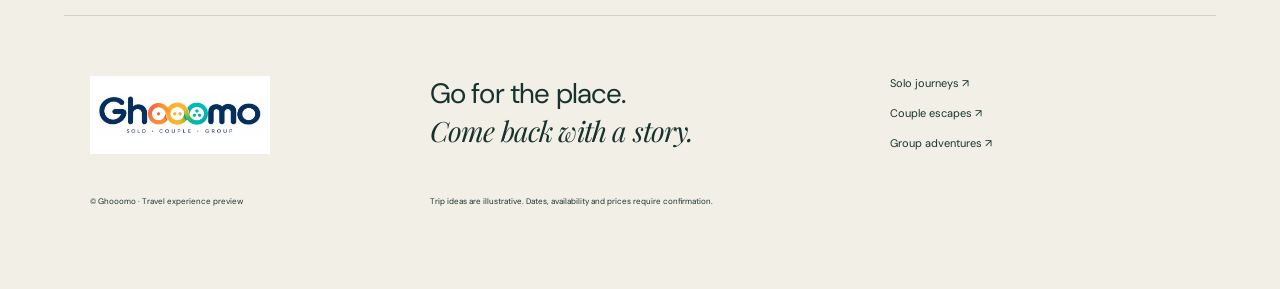
<file: solo/index.html>
<!doctype html><html lang="en"><head><meta charset="UTF-8"><meta name="viewport" content="width=device-width, initial-scale=1"><meta name="theme-color" content="#eee9df"><title>Solo — Your own way | Ghooomo</title><meta name="description" content="Enter the solo world. Independent journeys, mountain escapes and a little room to find yourself."><link rel="icon" href="/assets/ghooomo-original-logo.png"><link rel="preload" href="/assets/scenes/mountain.webp" as="image"><link rel="stylesheet" href="/style.css?v=2"><script defer src="/script.js?v=2"></script></head><body data-world="solo"><a class="skip" href="#main">Skip to content</a><header class="header"><a class="brand" href="/" aria-label="Ghooomo home"><img src="/assets/ghooomo-original-logo.png" alt="Ghooomo — Solo Couple Group" width="200" height="85"></a><nav aria-label="Main navigation"><a href="/solo/" data-nav="solo">Solo</a><a href="/couple/" data-nav="couple">Couple</a><a href="/group/" data-nav="group">Group</a></nav><button class="plan-button" data-plan>Make it your journey <span>↗</span></button><button class="menu-button" aria-label="Open navigation" aria-expanded="false">☰</button></header><main id="main"><section class="solo-hero cinematic"><img class="scene-image" src="/assets/scenes/mountain.webp" alt="Dramatic mountain summit beneath moving clouds" fetchpriority="high"><div class="scene-shade"></div><svg class="topography" viewBox="0 0 1000 800" aria-hidden="true"><g fill="none" stroke="currentColor"><path d="M100 780Q150 500 510 440T960 80"/><path d="M40 780Q100 450 460 390T910 40"/><path d="M0 700Q50 380 410 340T850 0"/><path d="M150 800Q200 570 560 490T990 140"/></g><path class="route-dash" d="M200 760Q240 620 510 400T840 100" fill="none" stroke="currentColor" stroke-width="2" stroke-dasharray="5 12"/><circle cx="510" cy="400" r="8" fill="currentColor"/></svg><div class="hero-title"><span class="eyebrow">THE SOLO WORLD / 01</span><h1>Out here.<br><em>All you.</em></h1><p>No borrowed pace. No waiting for a yes.<br>Just you, following that little pull to go.</p><a class="pill-light" href="#discover">Find your own way <span>↓</span></a></div><div class="compass" aria-hidden="true"><span>N</span><i>✦</i><small>FOLLOW YOUR CURIOSITY</small></div><div class="hero-bottom"><span>LEAVE THE FAMILIAR</span><span>SCROLL INTO THE UNKNOWN ↓</span><b>01 / 03</b></div></section><section class="solo-story story-section reveal"><div><span class="eyebrow">LESS NOISE. MORE YOU.</span><h2>The best company<br>can be <em>your own.</em></h2></div><div><p>Take the turn that wasn't on the itinerary. Spend another hour with the view. A solo journey makes space for the things you hear only when life gets quiet.</p><div class="editorial-facts"><span>01<small>Room to wander</small></span><span>02<small>Your own rhythm</small></span><span>03<small>New perspectives</small></span></div></div></section><section class="solo-panorama reveal"><img src="/assets/scenes/peaks.webp" alt="Layer upon layer of alpine peaks" loading="lazy"><span class="panorama-note">A FIELD NOTE TO YOURSELF</span><h2>You don't need<br>a reason.<br><em>Just a beginning.</em></h2></section><section class="world-sequence solo-sequence" aria-label="Solo exploration chapters"><div class="sequence-intro"><span class="eyebrow">THE JOURNEY UNFOLDS</span><h2>Choose the<br><em>unwritten road.</em></h2><p>Follow the landscape from the first step to the wide open horizon.</p></div><div class="sequence-scene"><div class="sequence-landscape"><img src="/assets/scenes/forest.webp" alt="Forest valley unfolding along the route" loading="lazy"><div class="sequence-overlay"><span>FIELD NOTE / 01</span><strong>Start somewhere.</strong></div></div><div class="sequence-landscape"><img src="/assets/scenes/mountain.webp" alt="High mountain path" loading="lazy"><div class="sequence-overlay"><span>FIELD NOTE / 02</span><strong>Keep wandering.</strong></div></div><div class="sequence-landscape"><img src="/assets/scenes/peaks.webp" alt="Mountain ridges stretching into the distance" loading="lazy"><div class="sequence-overlay"><span>FIELD NOTE / 03</span><strong>Find your horizon.</strong></div></div></div><a class="sequence-action" href="#discover">Explore solo destinations ↗</a></section><section class="journeys" id="discover"><div class="journey-heading reveal"><div><span class="eyebrow">A FEW PLACES TO BEGIN</span><h2>Follow a <em>feeling.</em></h2></div><p>Ideas to spark your next chapter.<br>Each journey starts with your own brief.</p></div><div class="journey-filters" role="group" aria-label="Filter journey ideas"><button class="active" data-filter="all" aria-pressed="true">All places</button><button data-filter="culture" aria-pressed="false">Culture</button><button data-filter="mountains" aria-pressed="false">Mountains</button><button data-filter="nature" aria-pressed="false">Nature</button></div><div class="journey-rail"><article class="journey" data-category="mountains"><button class="journey-image" data-plan data-destination="Himachal Pradesh" aria-label="Plan a journey to Himachal Pradesh"><img loading="lazy" src="/assets/scenes/peaks.webp" alt="Himachal Pradesh travel inspiration"><span class="image-number">01</span><span class="image-arrow">↗</span></button><div class="journey-meta"><span>HIMACHAL PRADESH</span><span>TAILORED TO YOU</span></div><h3>The high road</h3><p>Winding trails. Clearer thoughts.</p></article><article class="journey" data-category="nature"><button class="journey-image" data-plan data-destination="Meghalaya" aria-label="Plan a journey to Meghalaya"><img loading="lazy" src="/assets/scenes/forest.webp" alt="Meghalaya travel inspiration"><span class="image-number">02</span><span class="image-arrow">↗</span></button><div class="journey-meta"><span>MEGHALAYA</span><span>TAILORED TO YOU</span></div><h3>A greener kind of quiet</h3><p>Follow the rain into the green.</p></article><article class="journey" data-category="culture"><button class="journey-image" data-plan data-destination="Rajasthan" aria-label="Plan a journey to Rajasthan"><img loading="lazy" src="/assets/scenes/desert.webp" alt="Rajasthan travel inspiration"><span class="image-number">03</span><span class="image-arrow">↗</span></button><div class="journey-meta"><span>RAJASTHAN</span><span>TAILORED TO YOU</span></div><h3>A city to get lost in</h3><p>New lanes. Your own pace.</p></article></div><p class="journey-disclaimer">Inspiration, not a fixed package. Imagery is illustrative; availability, itinerary and quote must be confirmed before booking.</p></section><section class="final-invite reveal"><span class="eyebrow">ONE TICKET. ENDLESS POSSIBILITIES.</span><h2>Where will you<br><em>find yourself?</em></h2><button class="solid-button" data-plan>Plan my solo chapter ↗</button></section></main><footer><a href="/" class="footer-brand"><img src="/assets/ghooomo-original-logo.png" alt="Ghooomo" width="240" height="100"></a><p>Go for the place.<br><em>Come back with a story.</em></p><div><a href="/solo/">Solo journeys ↗</a><a href="/couple/">Couple escapes ↗</a><a href="/group/">Group adventures ↗</a></div><small>© Ghooomo · Travel experience preview</small><small>Trip ideas are illustrative. Dates, availability and prices require confirmation.</small></footer><button class="motion-button" aria-pressed="false" aria-label="Pause visual motion"><span>Ⅱ</span> Motion</button><dialog id="planner" aria-labelledby="planner-title"><button class="close-dialog" aria-label="Close journey planner">×</button><div class="planner-heading"><span class="eyebrow">START WITH A LITTLE DAYDREAM</span><h2 id="planner-title">Your next<br><em>somewhere.</em></h2><p>Build a travel brief to keep or share with your travel organiser. No booking or enquiry is sent.</p></div><form id="brief-form"><label>YOUR WAY TO GO<select name="style"><option value="solo">Solo</option><option value="couple">Couple</option><option value="group">Group</option></select></label><label>WHERE ARE YOU DREAMING OF?<input name="destination" required maxlength="100" placeholder="A place, a country, a feeling…"></label><div class="form-row"><label>PREFERRED MONTH<input name="month" type="month" required></label><label>TRAVELLERS<input name="travellers" type="number" min="1" max="100" required value="1"></label></div><label>YOUR TRAVEL NOTES<textarea name="notes" rows="3" maxlength="1000" placeholder="Slow mornings, mountain trails, a special occasion…"></textarea></label><button class="solid-button" type="submit">Create my travel brief <span>↗</span></button><p class="privacy-note">Stays in this browser tab. No contact details needed.</p></form><div id="brief-result" hidden aria-live="polite"><h3>Your journey, on paper.</h3><pre id="brief-text"></pre><button class="solid-button" id="download-brief">Download brief ↓</button><button class="text-button" id="edit-brief">Edit my choices</button></div></dialog><div class="page-curtain" aria-hidden="true"></div></body></html>
</file>
<file: style.css>
@import url('https://fonts.googleapis.com/css2?family=DM+Sans:wght@400;500;600;700&family=Manrope:wght@400;500;600;700;800&family=Playfair+Display:ital,wght@0,500;0,600;1,500&display=swap');
:root{--paper:#f2efe7;--ink:#18332e;--accent:#d9ee85;--line:#18332e29;--serif:'Playfair Display',Georgia,serif;--sans:'DM Sans',Arial,sans-serif}*{box-sizing:border-box}html{scroll-behavior:smooth;scroll-padding-top:110px}body{margin:0;background:var(--paper);color:var(--ink);font-family:var(--sans);overflow-x:clip}body[data-world=couple]{--paper:#f7eee2;--ink:#593b30;--accent:#efb98c}body[data-world=group]{--paper:#f1f0df;--ink:#153b3b;--accent:#e4ff55}button,input,select,textarea{font:inherit}button,a{-webkit-tap-highlight-color:transparent}button{cursor:pointer}a{color:inherit;text-decoration:none}img{display:block;width:100%;height:100%;object-fit:cover}button{color:inherit}button:focus-visible,a:focus-visible,input:focus-visible,select:focus-visible,textarea:focus-visible{outline:3px solid #f37747;outline-offset:6px}button{border:0}h1,h2,h3,p,figure{margin:0}h1,h2{font-weight:500;letter-spacing:-.06em;line-height:1.04}h1 em,h2 em{font-family:var(--serif);font-weight:500}h2{font-size:clamp(40px,5.6vw,86px)}p{line-height:1.7}::selection{background:#e4ff55;color:#18332e}.skip{position:fixed;top:-100px;left:20px;background:white;padding:15px;z-index:100}.skip:focus{top:15px}.eyebrow{display:block;font-size:10px;letter-spacing:.22em;font-weight:700;line-height:1.6;margin-bottom:24px}.header{height:104px;position:absolute;inset:0 0 auto;z-index:30;padding:18px 4.3%;display:flex;align-items:center;gap:30px}.brand{width:184px;height:67px;background:#fff;border-radius:4px;padding:5px 10px;flex-shrink:0}.brand img{object-fit:contain}.header nav{display:flex;gap:36px;margin:auto}.header nav a{font-size:12px;font-weight:600;padding:10px 0;position:relative}.header nav a:after{content:'';position:absolute;bottom:0;left:0;width:100%;height:1px;background:currentColor;transform:scaleX(0);transition:transform .25s}.header nav a:hover:after,.header nav a[aria-current=page]:after{transform:scaleX(1)}[data-world=home] .header,[data-world=solo] .header{color:#fff}.plan-button{border:1px solid currentColor;background:transparent;border-radius:30px;padding:14px 20px;font-size:11px;display:flex;gap:24px;align-items:center}.plan-button span{font-size:20px}.menu-button{display:none;background:transparent;font-size:26px}.motion-button{position:fixed;right:20px;bottom:18px;z-index:35;background:#fffef1e8;color:#18332e;border:1px solid #18332e33;padding:9px 14px;border-radius:30px;backdrop-filter:blur(10px);font-size:10px}.motion-button span{margin-right:8px}.home-stage{min-height:800px;height:100svh;position:relative;color:#fff;overflow:hidden;background:#214334}.home-backdrop,.home-shade{position:absolute;inset:0}.home-backdrop{transition:opacity .4s}.home-backdrop img{animation:drift 24s ease-in-out infinite alternate;object-position:center 54%}.home-shade{background:linear-gradient(90deg,#08281b9c,transparent 95%),linear-gradient(0deg,#102b28de,transparent 50%,#182a2833)}.home-copy{position:relative;z-index:2;padding:clamp(180px,24vh,290px) 7.5% 200px}.home-copy h1{font-size:clamp(64px,7.4vw,120px)}.home-copy p{font-size:14px;margin:30px 0 25px;color:#fffc}.experience-link{display:inline-flex;gap:18px;align-items:center;font-size:13px}.circle-arrow{width:62px;height:62px;border:1px solid #fff7;border-radius:50%;display:grid;place-items:center;font-size:25px;transition:background .3s,transform .3s}.experience-link:hover .circle-arrow{background:#fff3;transform:rotate(45deg)}.experience-link small{display:block;font-size:8px;letter-spacing:.13em;margin-top:8px}.orbital{position:absolute;width:48vw;height:48vw;left:58%;top:48%;transform:translate(-50%,-50%);border:1px solid #fff3;border-radius:50%;pointer-events:none}.orbital span{position:absolute;inset:10%;border:1px solid #fff2;border-radius:50%}.orbital span:nth-child(2){inset:25%}.orbital span:nth-child(3){inset:-12%;border-style:dashed;animation:orbit 100s linear infinite}.scene-coordinate{position:absolute;right:5%;top:47%;font-size:8px;letter-spacing:.22em;line-height:1.8;writing-mode:vertical-rl}.world-selector{position:absolute;bottom:35px;left:7.5%;right:7.5%;z-index:3;border-top:1px solid #fff4;display:flex;gap:36px;align-items:center;padding-top:24px}.selector-label{font-size:8px;letter-spacing:.15em;max-width:95px;line-height:1.7}.world-selector [role=tablist]{display:flex;gap:36px;flex:1}.world-selector button{font-size:22px;color:#fffb;background:none;padding:12px 0;text-align:left;position:relative;white-space:nowrap}.world-selector button small{font-size:9px;vertical-align:top;margin-right:9px}.world-selector button>span{display:inline-block;margin-left:16px;opacity:0;transition:opacity .2s}.world-selector button[aria-selected=true]{color:var(--accent)}.world-selector button[aria-selected=true]>span{opacity:1}.stage-note{font-size:8px;line-height:1.7;letter-spacing:.16em}.home-note{text-align:center;padding:130px 8%;max-width:1300px;margin:auto}.home-note h2{font-size:clamp(34px,4.7vw,70px)}.home-note p{max-width:510px;margin:35px auto 20px;font-size:14px}.text-button{background:none;border-bottom:1px solid;padding:10px 0;font-size:13px}.cinematic{position:relative;overflow:hidden;min-height:820px;height:100svh;color:white;background:#40535b}.scene-image,.scene-shade{position:absolute;inset:0}.scene-image{animation:drift 24s ease-in-out infinite alternate}.scene-shade{background:linear-gradient(90deg,#152e418c,transparent),linear-gradient(0deg,#182e32b8,transparent 65%,#233b3a44)}.hero-title{position:relative;z-index:2;padding:210px 8% 150px}.hero-title h1{font-size:clamp(90px,10vw,155px)}.hero-title p{font-size:14px;margin:27px 0 30px;color:#fffd}.pill-light{border-radius:40px;border:1px solid #fff9;padding:16px 24px;font-size:12px;display:inline-flex;gap:45px;backdrop-filter:blur(5px)}.topography{position:absolute;inset:20% -5% 0 auto;width:65%;height:85%;color:#fff4}.route-dash{stroke-dashoffset:100;animation:route 20s linear infinite}.compass{position:absolute;right:12%;top:40%;display:flex;align-items:center;flex-direction:column;width:160px;height:160px;border:1px solid #fff5;border-radius:50%;justify-content:center}.compass span{font-size:10px}.compass i{font-style:normal;font-size:65px;animation:compass 14s ease-in-out infinite alternate}.compass small{position:absolute;top:190px;white-space:nowrap;letter-spacing:.2em;font-size:8px}.hero-bottom{position:absolute;bottom:35px;left:8%;right:8%;display:flex;justify-content:space-between;align-items:center;font-size:8px;letter-spacing:.16em;border-top:1px solid #fff5;padding-top:25px}.hero-bottom b{font-weight:400;font-size:12px}.story-section{display:grid;grid-template-columns:1.15fr 1fr;gap:10%;padding:130px 8%}.story-section>div>p{font-size:16px;max-width:480px}.editorial-facts{display:flex;justify-content:space-between;gap:15px;margin-top:45px;border-top:1px solid var(--line);padding-top:22px}.editorial-facts span{font-family:var(--serif);font-style:italic;font-size:30px}.editorial-facts small{font:10px var(--sans);display:block;margin-top:12px}.solo-panorama{height:740px;position:relative;margin:0 3%;overflow:hidden;color:white}.solo-panorama:after{content:'';position:absolute;inset:0;background:#12242c44}.solo-panorama img{object-position:center;transition:transform 1s}.solo-panorama:hover img{transform:scale(1.025)}.solo-panorama h2{position:absolute;bottom:65px;left:6%;z-index:1;font-size:clamp(60px,7vw,100px)}.panorama-note{position:absolute;top:40px;left:6%;z-index:1;font-size:9px;letter-spacing:.2em}.journeys{padding:120px 6%}.journey-heading{display:flex;align-items:end;justify-content:space-between;gap:30px}.journey-heading>p{font-size:12px}.journey-filters{display:flex;gap:12px;margin:40px 0 32px;flex-wrap:wrap}.journey-filters button{background:none;border:1px solid var(--line);border-radius:30px;padding:12px 22px;font-size:11px}.journey-filters button.active{background:var(--ink);color:var(--paper)}.journey-rail{display:grid;grid-template-columns:repeat(3,minmax(0,1fr));gap:26px}.journey[hidden]{display:none}.journey-image{width:100%;height:400px;position:relative;padding:0;background:var(--ink);overflow:hidden}.journey-image img{transition:transform 1s}.journey-image:hover img{transform:scale(1.06)}.image-number{position:absolute;top:20px;left:20px;font-size:12px;color:white;text-shadow:0 1px 4px #000}.image-arrow{position:absolute;bottom:20px;right:20px;background:var(--paper);height:48px;width:48px;display:grid;place-items:center;border-radius:50%;font-size:22px}.journey-meta{display:flex;justify-content:space-between;font-size:8px;letter-spacing:.09em;margin:22px 0 13px;gap:10px}.journey h3{font-size:clamp(21px,2vw,30px);font-weight:500;letter-spacing:-.03em}.journey>p{font-size:12px;margin-top:9px}.journey-disclaimer{font-size:10px;max-width:670px;opacity:.8;margin-top:35px}.final-invite{text-align:center;padding:90px 6% 130px}.final-invite h2{margin-bottom:35px}.solid-button{background:var(--ink);color:var(--paper);padding:20px 28px;border-radius:40px;display:inline-flex;align-items:center;justify-content:space-between;gap:25px;font-size:12px;transition:transform .25s}.solid-button:hover{transform:translateY(-3px)}.couple-hero{position:relative;min-height:900px;height:105svh;max-height:1150px;overflow:hidden;background:radial-gradient(at 80% 70%,#ecd5b7,transparent 60%)}.couple-paper{position:absolute;top:17%;left:52%;font:italic 230px/.8 var(--serif);color:#8b6a4c0c;letter-spacing:-.09em}.couple-copy{position:relative;z-index:3;padding:260px 0 150px 7%;max-width:61%}.couple-copy h1{font-size:clamp(62px,6.5vw,102px)}.couple-copy p{font-size:14px;margin:32px 0}.ink .circle-arrow{border-color:var(--line)}.couple-arch{position:absolute;top:170px;right:7%;width:35%;height:66%;border-radius:48% 48% 0 0;overflow:hidden;transform:rotate(4deg);box-shadow:18px 20px 80px #5030191c}.couple-arch img{animation:drift 25s ease-in-out infinite alternate;object-position:56% center}.couple-arch span{position:absolute;bottom:35px;left:30px;font:italic clamp(25px,3vw,44px) var(--serif);color:#fff;text-shadow:0 2px 10px #233}.couple-inset{position:absolute;right:3%;bottom:35px;width:21%;height:255px;transform:rotate(-8deg);padding:10px 10px 35px;background:#fffcf5;box-shadow:0 15px 40px #462c3226;z-index:4}.couple-inset small{display:block;font-size:7px;letter-spacing:.1em;margin-top:12px;text-align:center}.couple-stamp{position:absolute;left:52%;bottom:85px;transform:rotate(-12deg);font-size:8px;letter-spacing:.18em;text-align:center;line-height:1.7;width:126px;height:126px;border:1px solid #9d735c;border-radius:50%;padding-top:22px;z-index:5}.couple-stamp b{font:40px/.9 var(--serif)}.couple-bottom{position:absolute;left:7%;bottom:35px;width:45%;display:flex;justify-content:space-between;font-size:8px;letter-spacing:.15em}.couple-letter{text-align:center;padding:150px 8%;max-width:1050px;margin:auto}.couple-letter p{max-width:440px;margin:35px auto;font-size:14px}.handwritten{font:italic 26px var(--serif);color:#a86142}.couple-diptych{display:grid;grid-template-columns:1.1fr 1fr;gap:12%;padding:0 8%;align-items:center}.couple-diptych figure img{height:680px;border-radius:48% 48% 0 0}.couple-diptych figcaption{font-size:8px;letter-spacing:.15em;margin-top:20px}.couple-diptych>div>img{height:250px;width:76%;margin:45px 0 0 auto}.couple-diptych h2{font-size:clamp(50px,6vw,90px)}.group-hero{min-height:890px;position:relative;overflow:hidden;background:#e7eddb}.group-title{position:relative;z-index:4;padding:165px 0 80px 6%}.group-title h1{font-family:'Manrope',Arial,sans-serif;font-size:clamp(64px,8.7vw,132px);line-height:.97;font-weight:800;letter-spacing:-.075em}.group-title h1 span{-webkit-text-stroke:1.5px var(--ink);color:transparent}.group-title h1 em{font-family:inherit;font-style:normal;color:#e7eddb;paint-order:stroke fill;-webkit-text-stroke:2px var(--ink)}.group-photo{position:absolute;padding:9px 9px 34px;background:#fffdf3;box-shadow:0 25px 50px #0d372d25;z-index:2}.group-photo>span{font-size:8px;letter-spacing:.08em;position:absolute;bottom:12px;left:13px}.main-photo{width:43%;height:480px;right:5%;top:190px;transform:rotate(7deg)}.main-photo img{object-position:center 70%}.small-photo{width:23%;height:260px;right:35%;top:480px;transform:rotate(-12deg);z-index:3}.group-sticker{position:absolute;right:3%;bottom:120px;background:var(--accent);width:160px;height:160px;border-radius:50%;display:flex;align-items:center;justify-content:center;flex-direction:column;transform:rotate(14deg);font-size:18px;font-weight:700;z-index:5;line-height:1}.group-sticker em{font-size:12px;font-style:normal;margin-top:9px}.group-intro{padding:0 6%;position:relative;z-index:6;max-width:470px}.group-intro p{font-size:13px;margin-bottom:22px}.group-bottom{position:absolute;bottom:30px;left:6%;right:6%;border-top:1px solid var(--line);padding-top:22px;font-size:9px;letter-spacing:.12em;display:flex;justify-content:space-between}.ticker{padding:23px 0;overflow:hidden;background:var(--accent);font-size:14px;letter-spacing:.14em}.ticker>div{white-space:nowrap;width:max-content;animation:ticker 38s linear infinite}.group-story h2{font-size:clamp(65px,8vw,120px)}.large-note{font-size:28px!important;line-height:1.3;margin-top:35px}.crew-section{text-align:center;padding:30px 8% 130px}.crew-steps{display:grid;grid-template-columns:repeat(3,1fr);gap:50px;margin:70px 0;text-align:left}.crew-steps>div{border-top:1px solid var(--line);padding-top:22px}.crew-steps span{font:italic 32px var(--serif)}.crew-steps h3{font-size:22px;font-weight:500;margin:24px 0 12px}.crew-steps p{font-size:13px}footer{border-top:1px solid var(--line);margin:0 5%;padding:60px 2% 80px;display:grid;grid-template-columns:1fr 1.4fr 1fr;gap:40px}footer .footer-brand{width:180px;height:78px;background:white;padding:7px}footer img{object-fit:contain}footer>p{font-size:28px;line-height:1.3;letter-spacing:-.03em}footer>p em{font-family:var(--serif)}footer>div{display:flex;flex-direction:column;gap:16px;font-size:11px}footer>small{font-size:8px;line-height:1.8}footer>small:last-child{grid-column:2/4}dialog{border:0;padding:55px;background:var(--paper);color:var(--ink);width:min(950px,94vw);max-height:90svh;overflow-y:auto;border-radius:8px}dialog[open]{display:grid;grid-template-columns:1fr 1.1fr;gap:50px}dialog::backdrop{background:#112b32a1;backdrop-filter:blur(8px)}.close-dialog{position:absolute;right:18px;top:15px;background:none;font-size:28px;width:40px;height:40px}.planner-heading h2{font-size:55px;margin:35px 0 25px}.planner-heading p{font-size:12px}.planner-heading .eyebrow{margin-top:10px;font-size:8px}form label{display:block;font-size:9px;letter-spacing:.09em;margin-bottom:20px}input,select,textarea{width:100%;display:block;margin-top:9px;border:1px solid var(--line);background:#ffffff50;color:var(--ink);padding:12px;border-radius:0;font-size:13px;letter-spacing:0;min-width:0}textarea{resize:vertical}.form-row{display:grid;grid-template-columns:1fr 1fr;gap:18px}form .solid-button{width:100%}.privacy-note{font-size:9px;margin-top:12px}#brief-result[hidden],form[hidden]{display:none}#brief-text{white-space:pre-wrap;overflow-wrap:anywhere;font:13px/1.8 var(--sans);max-height:45svh;overflow:auto}#brief-result h3{font:28px var(--serif);margin:30px 0 15px}#edit-brief{display:block;margin-top:15px}.page-curtain{position:fixed;inset:0;z-index:90;pointer-events:none;background:var(--paper);transform:translateY(100%);transition:transform .35s cubic-bezier(.7,0,.2,1)}.leaving .page-curtain{transform:translateY(0)}.js .reveal{opacity:0;transform:translateY(24px);transition:opacity .8s,transform .8s}.js .reveal.visible{opacity:1;transform:none}.hero-title,.home-copy,.couple-copy,.group-title{animation:arrive 1s both}.paused *{animation-play-state:paused!important}.paused{scroll-behavior:auto}.paused .reveal{opacity:1;transform:none;transition:none}.paused .page-curtain{transition:none}@keyframes drift{from{transform:scale(1.025) translate(0,0)}to{transform:scale(1.1) translate(-1%,.5%)}}@keyframes orbit{to{transform:rotate(360deg)}}@keyframes compass{from{transform:rotate(-20deg)}to{transform:rotate(25deg)}}@keyframes route{to{stroke-dashoffset:0}}@keyframes ticker{to{transform:translateX(-50%)}}@keyframes arrive{from{opacity:0;translate:0 18px}to{opacity:1;translate:0 0}}
@media(min-width:1600px){.home-copy{padding-top:25vh}.hero-title{padding-top:24vh}.group-hero{min-height:1000px}.group-title{padding-top:190px}.main-photo{height:600px}.small-photo{top:560px}.group-intro{margin-top:10px}}
@media(max-width:1050px){.header{gap:20px}.brand{width:150px;height:60px}.header nav{gap:22px}.plan-button{padding:11px 15px;font-size:10px}.world-selector{gap:20px}.world-selector [role=tablist]{gap:22px}.world-selector button{font-size:18px}.stage-note{display:none}.home-stage{min-height:760px}.couple-hero{min-height:820px}.couple-copy{padding-top:240px}.couple-copy h1{font-size:65px}.couple-inset{height:210px}.couple-stamp{left:48%;bottom:65px}.group-hero{min-height:830px}.group-title{padding-top:190px}.group-title h1{font-size:87px}.main-photo{top:220px;height:390px}.small-photo{top:510px;height:210px}.group-sticker{width:120px;height:120px;font-size:15px}.group-intro{margin-top:25px}.journey-image{height:320px}.journey-meta{font-size:7px}.story-section{gap:6%;padding:100px 7%}.couple-diptych{gap:8%}.couple-diptych figure img{height:550px}}
@media(max-width:700px){.header{height:90px;padding:15px 6%;gap:15px}.brand{width:136px;height:58px}.header nav{display:none;position:absolute;top:88px;left:5%;right:5%;background:var(--paper);color:var(--ink);padding:26px;box-shadow:0 15px 30px #1232;flex-direction:column;gap:10px}.header nav.open{display:flex}.header nav a{padding:13px;font-size:18px}.plan-button{margin-left:auto;padding:10px 13px;font-size:0;gap:0}.plan-button span{font-size:24px;line-height:1}.menu-button{display:block}.eyebrow{font-size:8px;letter-spacing:.18em;margin-bottom:20px}.home-stage{height:calc(100svh + 40px);min-height:730px;max-height:1050px}.home-copy{padding:195px 7% 190px}.home-copy h1{font-size:clamp(49px,10.8vw,76px);line-height:1.12}.home-copy p{font-size:12px;max-width:300px;margin:25px 0}.home-copy p br{display:none}.circle-arrow{height:50px;width:50px}.experience-link{font-size:11px;gap:13px}.experience-link small{font-size:7px}.home-backdrop img{object-position:64% center}.home-shade{background:linear-gradient(90deg,#102b289e,#102b2844),linear-gradient(0deg,#102b28dd,transparent 70%)}.orbital{width:100vw;height:100vw;left:70%;top:45%}.scene-coordinate{display:none}.world-selector{left:7%;right:7%;bottom:34px;flex-direction:column;align-items:start;gap:9px;padding-top:18px}.selector-label{font-size:7px;max-width:100%}.world-selector [role=tablist]{gap:22px;width:100%;justify-content:space-between}.world-selector button{font-size:17px;padding:10px 0}.world-selector button small{font-size:7px;margin-right:4px}.world-selector button>span{display:none}.home-note{padding:85px 7%}.home-note h2{font-size:34px}.home-note h2 br{display:none}.home-note p{font-size:12px}.cinematic{min-height:780px;height:100svh}.hero-title{padding:205px 7% 150px}.hero-title h1{font-size:90px}.hero-title p{font-size:12px}.compass{width:95px;height:95px;right:8%;top:auto;bottom:118px}.compass i{font-size:42px}.compass small{display:none}.compass span{font-size:8px}.topography{inset:30% -30% 0 auto;width:125%;height:75%}.hero-bottom{left:7%;right:7%;font-size:6px}.hero-bottom b{font-size:8px}.scene-image{object-position:60%}.story-section{grid-template-columns:1fr;padding:80px 7%;gap:35px}.story-section>div>p{font-size:13px}.story-section h2{font-size:46px}.editorial-facts{margin-top:30px}.solo-panorama{height:520px;margin:0}.solo-panorama h2{left:7%;bottom:50px;font-size:58px}.panorama-note{left:7%;font-size:8px}.journeys{padding:80px 7%}.journey-heading{display:block}.journey-heading h2{font-size:45px}.journey-heading>p{margin-top:20px;font-size:11px}.journey-filters{gap:8px;margin-top:30px}.journey-filters button{font-size:10px;padding:10px 14px}.journey-rail{display:flex;gap:18px;overflow-x:auto;scroll-snap-type:x mandatory;padding-bottom:20px;scrollbar-width:thin}.journey{min-width:86%;scroll-snap-align:start}.journey-image{height:380px}.journey-meta{font-size:8px}.journey h3{font-size:26px}.journey-disclaimer{font-size:9px}.final-invite{padding:30px 7% 90px}.final-invite h2{font-size:44px}.couple-hero{height:auto;min-height:1040px;max-height:none}.couple-copy{padding:153px 7% 0;max-width:100%}.couple-copy h1{font-size:clamp(45px,10vw,67px)}.couple-copy p{font-size:12px;margin:25px 0}.couple-copy p br{display:none}.couple-copy p{max-width:260px}.couple-arch{top:480px;right:15%;width:64%;height:440px;transform:rotate(4deg)}.couple-arch span{font-size:29px;left:20px}.couple-paper{font-size:160px;top:48%;left:4%}.couple-inset{width:36%;height:190px;bottom:60px;right:5%;padding:7px 7px 28px}.couple-inset small{font-size:5px;margin-top:10px}.couple-stamp{left:5%;bottom:55px;width:105px;height:105px;font-size:6px;padding-top:18px}.couple-stamp b{font-size:33px}.couple-bottom{left:7%;bottom:25px;width:86%;font-size:6px}.couple-letter{padding:85px 7%}.couple-letter h2{font-size:36px;line-height:1.2}.couple-letter p{font-size:12px}.handwritten{font-size:22px}.couple-diptych{padding:0 7%;gap:45px;grid-template-columns:1fr}.couple-diptych figure img{height:480px}.couple-diptych>div{position:relative;padding:0 0 180px}.couple-diptych h2{font-size:52px;position:relative;z-index:2}.couple-diptych>div>img{position:absolute;bottom:0;right:0;width:62%;height:230px;opacity:.8}.group-hero{min-height:1080px}.group-title{padding:155px 6% 0}.group-title h1{font-size:clamp(49px,11.7vw,83px);line-height:1.02}.main-photo{width:68%;height:330px;right:8%;top:410px;transform:rotate(7deg)}.small-photo{width:40%;height:190px;right:auto;left:4%;top:610px}.group-sticker{width:103px;height:103px;right:6%;bottom:245px;font-size:12px}.group-sticker em{font-size:8px}.group-photo>span{font-size:6px}.group-intro{position:absolute;top:840px;padding:0 7%;margin:0;max-width:100%}.group-intro p{font-size:12px}.group-bottom{font-size:6px;bottom:25px}.ticker{font-size:11px;padding:18px 0}.group-story h2{font-size:65px}.large-note{font-size:24px!important}.crew-section{padding:0 7% 90px}.crew-section h2{font-size:39px}.crew-steps{grid-template-columns:1fr;gap:35px;margin:45px 0;text-align:left}.crew-steps>div{display:grid;grid-template-columns:45px 1fr;gap:12px}.crew-steps h3{margin:0;font-size:21px}.crew-steps p{grid-column:2;font-size:12px}.crew-steps span{grid-row:1/3}footer{grid-template-columns:1fr 1fr;gap:35px;margin:0 7%;padding:45px 0 90px}footer .footer-brand{width:136px;height:60px}footer>p{font-size:21px}footer>div{grid-column:1/3;flex-direction:row;flex-wrap:wrap;gap:20px;font-size:10px}footer>small:last-child{grid-column:1/3}.motion-button{right:12px;bottom:12px;font-size:9px;padding:8px 11px}dialog{padding:35px 24px;width:94vw}dialog[open]{display:block}.planner-heading h2{font-size:42px;margin:20px 0 16px}.planner-heading p{font-size:11px;margin-bottom:30px}.planner-heading h2 br{display:none}.planner-heading .eyebrow{font-size:7px;margin-top:12px}.form-row{gap:12px}.privacy-note{font-size:9px}}
@media(prefers-reduced-motion:reduce){*,*:before,*:after{animation:none!important;transition:none!important}html{scroll-behavior:auto}.js .reveal{opacity:1;transform:none}}
@media(max-width:360px){.home-copy{padding-top:175px}.home-copy h1{font-size:43px}.world-selector [role=tablist]{gap:12px}.world-selector button{font-size:15px}.hero-title h1{font-size:76px}.couple-copy h1{font-size:37px}.group-title h1{font-size:40px}.group-title{padding-top:150px}.journey-heading h2{font-size:39px}.crew-section h2{font-size:34px}.form-row{grid-template-columns:1fr}}

/* Ghooomo / world theatre: three independently framed portals, not a photo carousel */
.home-stage{background:#061c36;isolation:isolate}.home-backdrop{opacity:.24;filter:saturate(.55) blur(14px);transform:scale(1.07)}.home-shade{background:linear-gradient(90deg,#06162df2 0%,#071c32c4 39%,#07182a4d 85%),linear-gradient(0deg,#061a31 0%,transparent 38%)}.home-copy{max-width:56%;padding-top:clamp(180px,23vh,270px)}.home-copy h1{font-size:clamp(58px,7.2vw,112px);letter-spacing:-.075em}.home-copy h1 em{color:#ffba53}.portal-theatre{position:absolute;inset:13% 4% 18% 48%;z-index:1;perspective:1200px;pointer-events:none}.portal{position:absolute;top:12%;bottom:15%;width:30%;border-radius:47% 47% 43% 43% / 39% 39% 55% 55%;overflow:hidden;border:2px solid #ffffff80;box-shadow:0 25px 80px #0009, inset 0 0 30px #fff5;transform:translateY(8%) rotateY(-17deg) scale(.8);filter:saturate(.7) brightness(.6);transition:transform .9s cubic-bezier(.2,.8,.2,1),filter .8s,box-shadow .8s,border-color .8s}.portal img{object-fit:cover;object-position:center;transform:scale(1.2);transition:transform 1.2s cubic-bezier(.2,.8,.2,1)}.portal:after{content:'';position:absolute;inset:0;border-radius:inherit;box-shadow:inset 0 0 55px #06172b9c}.portal-solo{left:0}.portal-couple{left:34%}.portal-group{left:68%}.home-stage[data-active-world=solo] .portal-solo,.home-stage[data-active-world=couple] .portal-couple,.home-stage[data-active-world=group] .portal-group{transform:translateY(-3%) rotateY(0) scale(1.12);filter:saturate(1.1) brightness(1.05);border-color:#fff;box-shadow:0 30px 95px #000b,0 0 0 7px #ffffff1b;z-index:2}.home-stage[data-active-world=solo] .portal-solo img,.home-stage[data-active-world=couple] .portal-couple img,.home-stage[data-active-world=group] .portal-group img{transform:scale(1)}.portal-caption{position:absolute;bottom:0;right:3%;font-size:11px;letter-spacing:.18em;color:#fff9}.portal-caption span{margin-left:24px;font-size:9px}.home-stage[data-active-world=couple] .home-copy h1 em{color:#ffbe91}.home-stage[data-active-world=group] .home-copy h1 em{color:#4dd6ca}.world-selector button{transition:color .25s,transform .25s}.world-selector button[aria-selected=true]{transform:translateY(-5px)}.home-stage[data-active-world=couple] .portal-theatre{filter:sepia(.1)}.home-stage[data-active-world=group] .portal-theatre{perspective:750px}.home-stage[data-active-world=group] .portal{border-radius:24px 60px 20px 65px}.home-stage[data-active-world=couple] .portal{border-radius:48% 48% 18px 18px}.paused .portal,.paused .portal img{transition:none!important}
@media(max-width:900px){.home-stage{min-height:760px;height:100svh}.home-copy{max-width:100%;padding:145px 7% 0}.home-copy h1{font-size:clamp(48px,9vw,78px)}.home-copy p{max-width:320px}.portal-theatre{inset:40% 7% 19% 7%}.portal{top:6%;bottom:12%;width:29%}.portal-couple{left:35%}.portal-group{left:70%}.world-selector{bottom:18px;left:5%;right:5%;gap:10px}.world-selector [role=tablist]{gap:10px;justify-content:space-between}.world-selector button{font-size:clamp(13px,3.5vw,20px)}.world-selector button small,.stage-note,.selector-label,.scene-coordinate{display:none}.world-selector button>span{margin-left:3px}.portal-caption{font-size:9px}}
@media(max-width:430px){.home-copy{padding-top:125px}.home-copy h1{font-size:51px}.home-copy p{font-size:12px;margin:17px 0}.portal-theatre{inset:42% 5% 19% 5%}.portal{width:30%}.portal-couple{left:35%}.portal-group{left:70%}.portal-caption span{display:none}.world-selector button{font-size:14px}.world-selector{padding-top:10px}.home-stage{min-height:700px}}
@media(prefers-reduced-motion:reduce){.portal,.portal img{transition:none!important}}

/* World-specific travel narratives */
.world-sequence{position:relative;padding:clamp(70px,9vw,145px) 6%;overflow:clip}.sequence-intro{max-width:800px;margin:0 auto 55px;text-align:center}.sequence-intro p{max-width:470px;margin:22px auto}.sequence-action{display:table;margin:35px auto 0;border-bottom:1px solid currentColor;padding:12px;font-weight:700}.solo-sequence{background:#092d42;color:#f7f3e9}.solo-sequence .sequence-scene{display:grid;grid-template-columns:repeat(3,minmax(0,1fr));gap:12px;min-height:520px}.sequence-landscape{position:relative;overflow:hidden;min-height:480px;clip-path:polygon(0 8%,100% 0,100% 92%,0 100%)}.sequence-landscape:nth-child(2){transform:translateY(25px)}.sequence-landscape:nth-child(3){transform:translateY(50px)}.sequence-landscape img{object-fit:cover;transition:transform .8s}.sequence-landscape:hover img{transform:scale(1.08)}.sequence-landscape:after{content:'';position:absolute;inset:35% 0 0;background:linear-gradient(transparent,#061d2bbf)}.sequence-overlay{position:absolute;bottom:35px;left:25px;z-index:2;display:grid;gap:15px}.sequence-overlay span{font-size:10px;letter-spacing:.15em}.sequence-overlay strong{font-family:var(--serif);font-size:clamp(23px,3vw,45px);font-weight:500}.couple-sequence{background:#f3ded0;color:#57392d}.shared-panorama{display:flex;height:clamp(360px,58vw,650px);overflow:hidden;border-radius:48% 48% 5px 5px / 18% 18% 5px 5px;position:relative}.shared-half{width:50%;overflow:hidden;transition:width .8s}.shared-half img{object-fit:cover;filter:saturate(.9)}.shared-panorama:hover .shared-half:first-child{width:40%}.shared-panorama:hover .shared-half:last-child{width:60%}.shared-caption{position:absolute;bottom:30px;left:50%;transform:translateX(-50%);color:white;text-shadow:0 2px 12px #0009;text-align:center;font-family:var(--serif);font-size:clamp(20px,3vw,40px);width:90%}.group-sequence{background:#fff3ca;color:#153b3b}.road-sequence{display:grid;grid-template-columns:repeat(3,minmax(0,1fr));gap:15px;position:relative}.road-sequence:before{content:'';position:absolute;top:19px;left:5%;right:5%;border-top:2px dashed #0d7170}.road-sequence article{position:relative;padding-top:50px}.road-sequence article>span{font-size:10px;letter-spacing:.13em;font-weight:700}.road-sequence article img{height:clamp(240px,28vw,420px);margin:20px 0;object-fit:cover;border-radius:7px 65px 7px 7px}.road-sequence article:nth-child(2) img{border-radius:65px 7px 7px 7px}.road-sequence h3{font-size:clamp(22px,2.5vw,38px);letter-spacing:-.05em}.paused .sequence-landscape img,.paused .shared-half{transition:none}
@media(max-width:700px){.world-sequence{padding:75px 5%}.solo-sequence .sequence-scene{display:flex;overflow-x:auto;scroll-snap-type:x mandatory;gap:12px;min-height:390px}.sequence-landscape{min-width:80vw;min-height:380px;scroll-snap-align:center;clip-path:none;border-radius:8px}.sequence-landscape:nth-child(2),.sequence-landscape:nth-child(3){transform:none}.road-sequence{display:flex;overflow-x:auto;scroll-snap-type:x mandatory}.road-sequence article{min-width:82vw;scroll-snap-align:start}.shared-panorama{height:410px;border-radius:44% 44% 5px 5px / 12% 12% 5px 5px}.shared-half img{object-position:center}.sequence-intro{text-align:left}.sequence-intro p{margin-left:0}.road-sequence:before{display:none}}
@media(prefers-reduced-motion:reduce){.sequence-landscape img,.shared-half{transition:none!important}}

/* Phase 3: progressive scene choreography using native scroll */
@media(min-width:701px) and (prefers-reduced-motion:no-preference){
.solo-sequence .sequence-landscape img{transform:scale(1.17) translateY(calc((var(--chapter-progress, .5) - .5)*-10%));transition:none}
.solo-sequence .sequence-landscape:hover img{transform:scale(1.13) translateY(calc((var(--chapter-progress, .5) - .5)*-10%))}
.solo-sequence .sequence-landscape:nth-child(2){transform:translateY(calc(48px - var(--journey-progress,0)*48px))}
.solo-sequence .sequence-landscape:nth-child(3){transform:translateY(calc(90px - var(--journey-progress,0)*90px))}
.couple-sequence .shared-half:first-child{width:var(--panorama-split,50%);transition:none}
.couple-sequence .shared-half:last-child{width:calc(100% - var(--panorama-split,50%));transition:none}
.couple-sequence .shared-panorama:hover .shared-half:first-child{width:var(--panorama-split,50%)}
.couple-sequence .shared-panorama:hover .shared-half:last-child{width:calc(100% - var(--panorama-split,50%))}
.group-sequence .road-sequence article{transform:translateY(calc((1 - var(--chapter-progress,0))*35px));opacity:calc(.65 + var(--chapter-progress,0)*.35)}
}
@media(prefers-reduced-motion:reduce){.solo-sequence .sequence-landscape,.group-sequence .road-sequence article{transform:none!important;opacity:1!important}}

/* Phase 4 mobile & keyboard QA corrections */
@media(min-width:701px) and (prefers-reduced-motion:no-preference){
.group-sequence .road-sequence article{transform:translateY(calc(35px - var(--chapter-progress,0) * 35px))}
}
.sequence-scene:focus-visible,.road-sequence:focus-visible{outline:3px solid currentColor;outline-offset:5px}
.sequence-scene,.road-sequence{scrollbar-width:thin;overscroll-behavior-inline:contain}
.sequence-landscape img,.shared-half img,.road-sequence img{display:block;width:100%;height:100%;object-fit:cover}
.road-sequence img{height:clamp(240px,28vw,420px)}
@media(max-width:700px){.road-sequence article{flex:0 0 82vw}.solo-sequence .sequence-landscape{flex:0 0 80vw}.world-sequence .sequence-intro h2{overflow-wrap:break-word}}

/* Phase 6 production motion and layout safeguards */
.paused .home-backdrop img,.paused .cinematic img,.paused .solo-hero img,.paused .couple-hero img,.paused .group-hero img{animation-play-state:paused!important}
@media(prefers-reduced-motion:reduce){
html{scroll-behavior:auto!important}
*,*::before,*::after{animation-duration:.01ms!important;animation-iteration-count:1!important;transition-duration:.01ms!important}
}
@media(max-width:700px){
.home-stage{height:auto;min-height:max(700px,100svh)}
.home-copy{padding-bottom:0}
.portal-theatre{pointer-events:none}
.world-sequence .sequence-scene,.world-sequence .road-sequence{-webkit-overflow-scrolling:touch}
}
@media(max-width:380px){
.home-copy h1{font-size:clamp(40px,12vw,51px)}
.world-selector button{font-size:12px}
.sequence-overlay{left:16px;bottom:24px}
}
</file>
